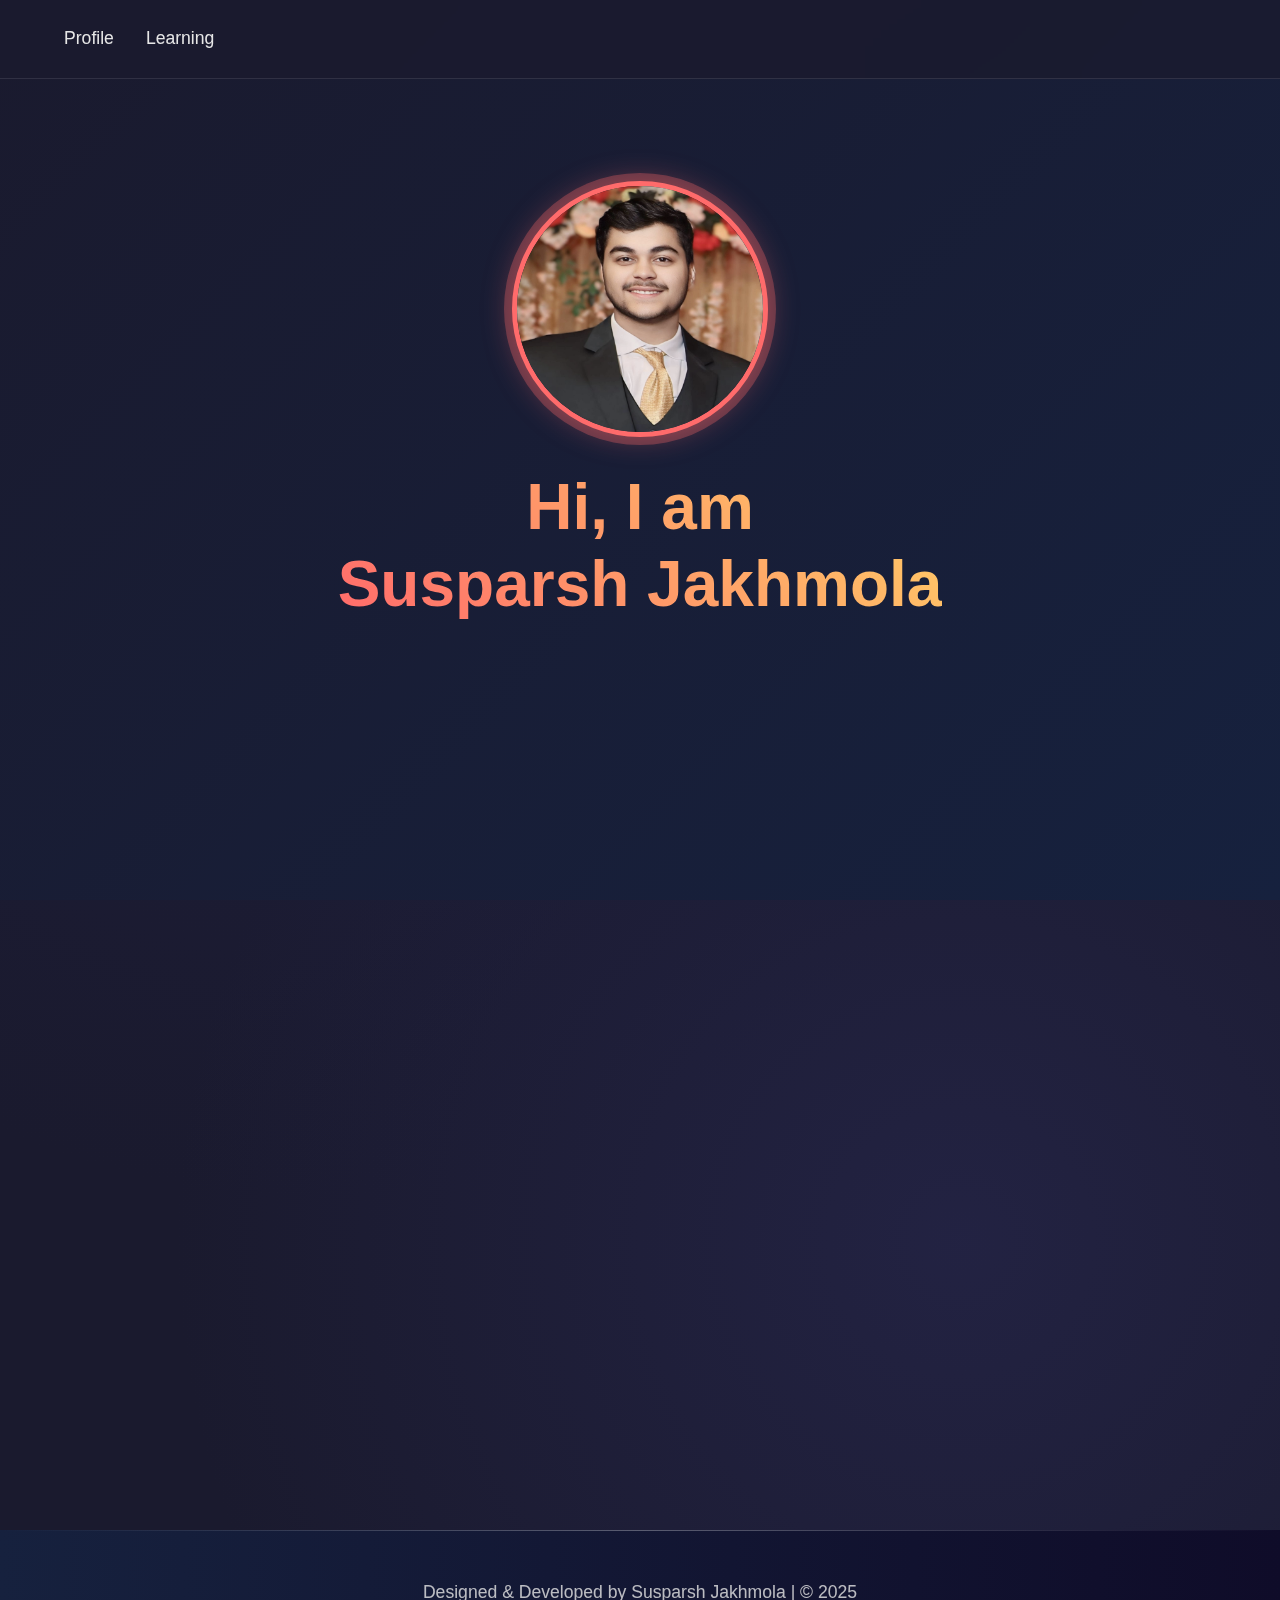
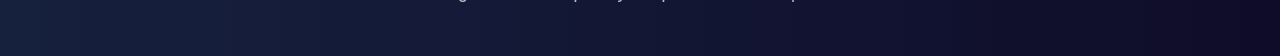
<file: index.html>
<!DOCTYPE html>
<html lang="en">

<head>
  <meta charset="UTF-8">
  <meta name="viewport" content="width=device-width, initial-scale=1.0, user-scalable=no">
  <meta name="description" content="Portfolio of Susparsh Jakhmola.">
  <meta name="author" content="Susparsh Jakhmola">
  <meta name="keywords" content="Portfolio, Web Development, Learning, Movie Reviews, Projects">
  <title>Susparsh Jakhmola | Portfolio</title>
  <link rel="stylesheet" href="style.css">
  <link rel="stylesheet" href="https://cdnjs.cloudflare.com/ajax/libs/font-awesome/6.0.0-beta3/css/all.min.css">
  <style>
    /* Add this to your CSS */
    .clickable-container {
      position: relative;
      cursor: pointer;
      transition: transform 0.3s ease, box-shadow 0.3s ease;
    }
    
    .clickable-container:hover {
      transform: translateY(-5px);
      box-shadow: 0 10px 20px rgba(0,0,0,0.2);
    }
    
    .clickable-container::after {
      content: '';
      position: absolute;
      top: 0;
      left: 0;
      right: 0;
      bottom: 0;
      z-index: 1;
    }
    
    .clickable-container a {
      position: relative;
      z-index: 2;
    }

    /* Mobile Menu Toggle */
    .menu-toggle {
      display: none;
      cursor: pointer;
      font-size: 1.5rem;
      z-index: 1001;
    }

    @media (max-width: 768px) {
      .menu-toggle {
        display: block;
        position: fixed;
        top: 1.5rem;
        right: 1.5rem;
      }
      
      nav ul {
        position: fixed;
        top: 0;
        right: -100%;
        width: 70%;
        height: 100vh;
        background: var(--darker);
        flex-direction: column;
        justify-content: center;
        align-items: center;
        transition: right 0.3s ease;
        padding-top: 4rem;
      }
      
      nav ul.active {
        right: 0;
      }
    }
    /* Add these to your existing styles.css */
@media (max-width: 768px) {
  /* Adjust landing section for mobile */
  .landing {
    padding-top: 80px; /* Reduced top padding */
    padding-bottom: 40px;
    min-height: auto;
  }

  .photo-placeholder {
    width: 150px;
    height: 150px;
    margin-bottom: var(--space-md);
  }

  h1 {
    font-size: 2rem;
    line-height: 1.3;
  }

  .intro-text {
    font-size: 1rem;
    padding: 0 var(--space-sm);
  }

  /* Adjust containers for mobile */
  .container {
    padding: var(--space-lg) var(--space-md);
    margin: var(--space-lg) auto;
  }

  h2 {
    font-size: 1.5rem;
    margin-bottom: var(--space-md);
  }

  /* Footer adjustments */
  footer {
    padding: var(--space-lg) 0;
  }
}

@media (max-width: 480px) {
  /* Further adjustments for very small screens */
  .landing {
    padding-top: 60px;
  }

  .photo-placeholder {
    width: 120px;
    height: 120px;
  }

  h1 {
    font-size: 1.8rem;
  }

  .container {
    padding: var(--space-md) var(--space-sm);
    width: 98%;
  }

  /* Adjust clickable containers for better touch targets */
  .clickable-container {
    padding: var(--space-md);
  }
}

/* Add smooth transitions for all interactive elements */
a, button, .clickable-container {
  transition: all 0.3s ease;
}

/* Ensure text remains readable on small screens */
body {
  -webkit-text-size-adjust: 100%;
}

/* Prevent layout shifts by accounting for scrollbar */
html {
  margin-right: calc(-1 * (100vw - 100%));
}
  </style>
</head>


<body>
  <div class="main-content">

    <!-- Navbar -->
    <nav>
      <div class="menu-toggle">
        <i class="fas fa-bars"></i>
      </div>
      <ul>
        <li><a href="#profile">Profile</a></li>
        <li><a href="#learning">Learning</a></li>
      </ul>
    </nav>

    <!-- Landing Page -->
    <section class="landing">
      <div class="photo-placeholder">
        <img src="Me.jpg" alt="Susparsh Jakhmola Photo">
      </div>
      <h1>Hi, I am <br><span>Susparsh Jakhmola</span></h1>
      <p class="intro-text">An enthusiastic Computer Science student, always eager to explore, learn, and build new things. Passionate about technology and always ready for challenges that help me grow as a developer and as a person. Scroll down to know me better ↓</p>
    </section>

    <!-- Profile Section -->
    <section class="container clickable-container" id="profile" onclick="window.location.href='profile.html'">
      <h2>Want to know more about me?</h2>
      <a href="profile.html" style="text-decoration: none; color: inherit;">
        <p class="highlight">
          Explore my profile to check out my skills, projects, and the journey so far in my learning adventure.
        </p>
      </a>
    </section>
    

    <!-- Learning Section -->
    <section class="container clickable-container" id="learning" onclick="window.location.href='LearnLog.html'">
      <h2>Session Progress Learning Never Stops!</h2>
      <a href="LearnLog.html" style="text-decoration: none; color: inherit;">
        <p class="highlight">
          Every experience, every lecture, and every project has added something valuable to my learning journey. Here's a glimpse of what I've learned and how it's shaped me.
        </p>
      </a>
    </section>

  </div>

  <script src="script.js"></script>

  <!-- Footer -->
  <footer>
    <p>Designed & Developed by Susparsh Jakhmola | © 2025</p>
  </footer>

  <script>
    // Mobile menu toggle functionality
    document.querySelector('.menu-toggle').addEventListener('click', function() {
      document.querySelector('nav ul').classList.toggle('active');
      this.querySelector('i').classList.toggle('fa-times');
    });

    // Close menu when clicking on a link
    document.querySelectorAll('nav a').forEach(link => {
      link.addEventListener('click', function() {
        document.querySelector('nav ul').classList.remove('active');
        document.querySelector('.menu-toggle i').classList.remove('fa-times');
      });
    });

    // Scroll animation for containers
    const containers = document.querySelectorAll('.container');
    
    const observer = new IntersectionObserver((entries) => {
      entries.forEach(entry => {
        if (entry.isIntersecting) {
          entry.target.classList.add('active');
        }
      });
    }, { threshold: 0.1 });

    containers.forEach(container => {
      observer.observe(container);
    });

    // Navbar scroll effect
    window.addEventListener('scroll', function() {
      const nav = document.querySelector('nav');
      nav.classList.toggle('scrolled', window.scrollY > 50);
    });
  </script>
</body>

</html>
</file>
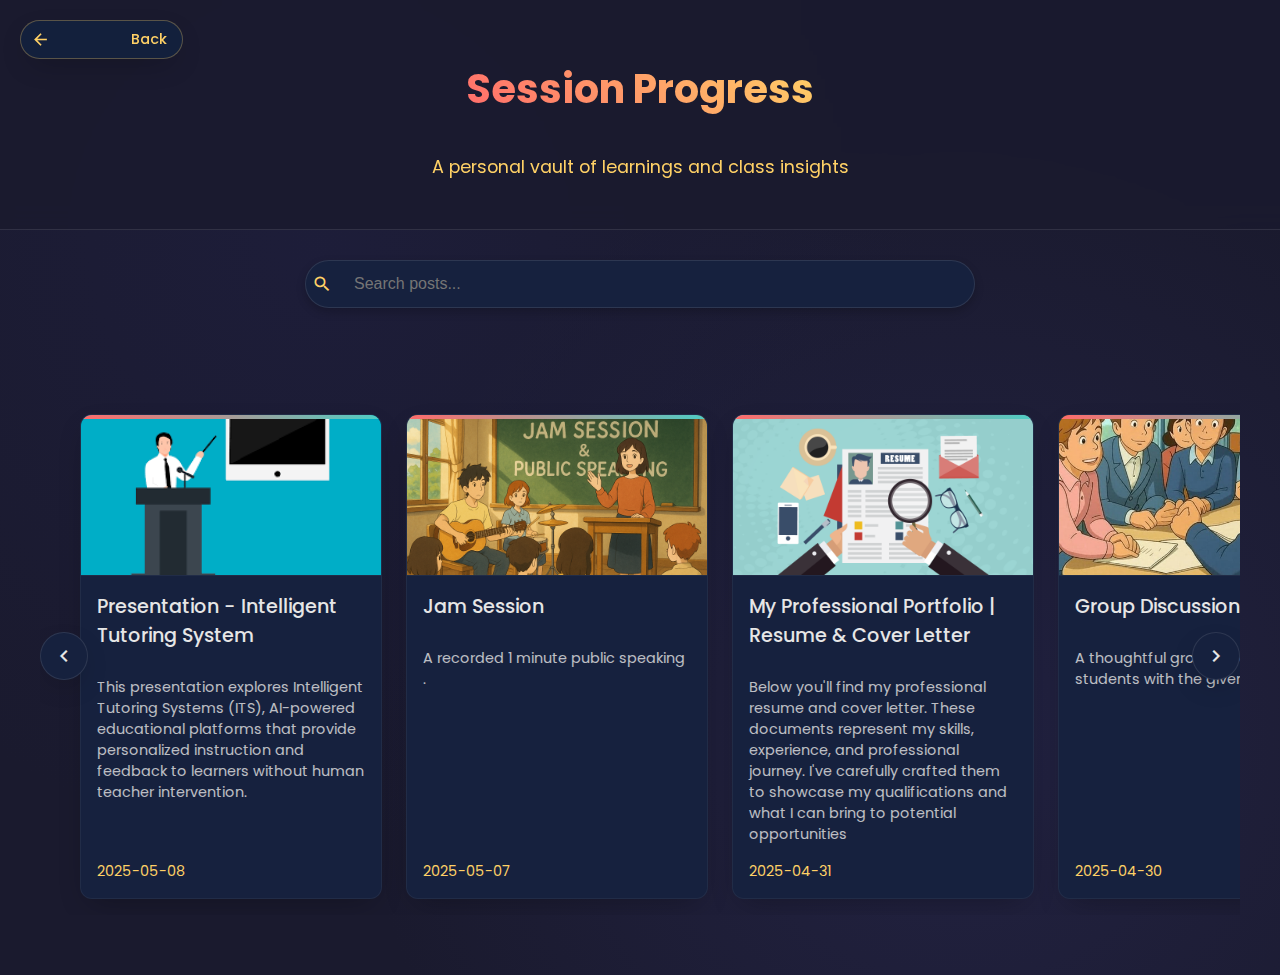
<file: LearnLog.html>
<!DOCTYPE html>
<html lang="en">
<head>
  <meta charset="UTF-8">
  <meta name="viewport" content="width=device-width, initial-scale=1.0">
  <title>Session Progress</title>
  <link href="https://fonts.googleapis.com/css2?family=Poppins:wght@300;400;600&display=swap" rel="stylesheet">
  <link href="https://fonts.googleapis.com/icon?family=Material+Icons" rel="stylesheet">
  <style>
    :root {
      --primary: #ff6b6b;
      --secondary: #4ecdc4;
      --dark: #1a1a2e;
      --darker: #16213e;
      --light: #f8f9fa;
      --accent: #ffd166;
      --text: #e6e6e6;
      --text-dark: #333;
      --transition: all 0.4s cubic-bezier(0.645, 0.045, 0.355, 1);
      --shadow: 0 10px 30px -10px rgba(0, 0, 0, 0.3);
      --border-radius: 12px;
    }

    body {
      margin: 0;
      font-family: 'Poppins', sans-serif;
      background-color: var(--dark);
      background-image: 
        radial-gradient(circle at 25% 25%, rgba(30, 30, 60, 0.8) 0%, transparent 50%),
        radial-gradient(circle at 75% 75%, rgba(40, 40, 80, 0.6) 0%, transparent 50%);
      color: var(--text);
      overflow-x: hidden;
    }

    header {
      text-align: center;
      padding: 2rem 1rem;
      background-color: rgba(26, 26, 46, 0.85);
      border-bottom: 1px solid rgba(255, 255, 255, 0.1);
      backdrop-filter: blur(10px);
    }

    header h1 {
      font-size: 2.5rem;
      font-weight: 700;
      background: linear-gradient(45deg, var(--primary), var(--accent));
      -webkit-background-clip: text;
      background-clip: text;
      color: transparent;
      display: inline-block;
    }

    header p {
      font-size: 1.1rem;
      color: var(--accent);
      margin-top: 0.5rem;
    }

    .search-container {
      margin: 30px auto;
      text-align: center;
      max-width: 720px;
      /* padding: 0 20px;*/
      position: relative;
    }

    .search-container input {
      padding: 14px 20px 14px 48px;
      width: 100%;
      max-width: 600px;
      border-radius: 30px;
      border: 1px solid rgba(255, 255, 255, 0.1);
      background-color: var(--darker);
      color: var(--text);
      font-size: 1rem;
      box-shadow: 0 4px 10px rgba(0,0,0,0.2);
      transition: var(--transition);
    }

    .search-container::before {
      content: "search";
      font-family: 'Material Icons';
      position: absolute;
      left: 32px;
      top: 50%;
      transform: translateY(-50%);
      color: var(--accent);
      font-size: 20px;
    }

    .search-container input:focus {
      outline: none;
      box-shadow: 0 0 10px var(--accent);
      border-color: var(--accent);
    }

    main {
      max-width: 1200px;
      margin: 0 auto;
      padding: 20px;
    }

    .carousel-wrapper {
      position: relative;
      width: 100%;
      margin: 40px auto;
      overflow: hidden;
    }

    .posts-carousel {
      display: flex;
      gap: 24px;
      overflow-x: auto;
      scroll-behavior: smooth;
      padding: 16px 40px;
      scrollbar-width: none;
    }

    .posts-carousel::-webkit-scrollbar {
      display: none;
    }

    .arrow {
      position: absolute;
      top: 50%;
      transform: translateY(-50%);
      background: var(--darker);
      color: var(--text);
      border: 1px solid rgba(255, 255, 255, 0.1);
      width: 48px;
      height: 48px;
      border-radius: 50%;
      cursor: pointer;
      z-index: 2;
      display: flex;
      align-items: center;
      justify-content: center;
      transition: var(--transition);
      box-shadow: var(--shadow);
    }

    .arrow:hover {
      color: var(--primary);
      transform: translateY(-50%) scale(1.1);
      box-shadow: 0 6px 20px rgba(255, 107, 107, 0.4);
    }

    .left-arrow { left: 0; }
    .right-arrow { right: 0; }

    .post-card {
      flex: 0 0 300px;
      background-color: var(--darker);
      border-radius: var(--border-radius);
      overflow: hidden;
      box-shadow: var(--shadow);
      transition: var(--transition);
      border: 1px solid rgba(255, 255, 255, 0.05);
      cursor: pointer;
      display: flex;
      flex-direction: column;
      position: relative;
    }

    .post-card:hover {
      transform: translateY(-5px);
      box-shadow: 0 6px 20px rgba(255, 107, 107, 0.4);
    }

    .post-image {
      height: 160px;
      width: 100%;
      object-fit: cover;
      border-bottom: 1px solid rgba(255, 255, 255, 0.05);
    }

    .post-content {
      padding: 16px;
      display: flex;
      flex-direction: column;
      justify-content: space-between;
      flex-grow: 1;
    }

    .post-title {
      font-size: 1.2rem;
      font-weight: 500;
      margin-bottom: 12px;
      color: var(--text);
    }

    .post-date {
      color: var(--accent);
      font-size: 0.9rem;
      margin-top: auto;
      font-weight: 400;
    }
    .article-excerpt {
            color: var(--text);
            font-size: 0.9rem;
            margin-bottom: 1rem;
            opacity: 0.8;
        }

    .post-card::after {
      content: '';
      position: absolute;
      top: 0;
      left: 0;
      right: 0;
      height: 4px;
      background: linear-gradient(90deg, var(--primary), var(--secondary));
    }

    @media (max-width: 768px) {
      .arrow {
        width: 36px;
        height: 36px;
      }

      header h1 {
        font-size: 2rem;
      }

      header p {
        font-size: 1rem;
      }
    }
     /* Back Button Styles */
     .back-button-container {
            position: fixed;
            top: 20px;
            left: 20px;
            z-index: 1000;
        }
        
        .back-button {
            display: flex;
            align-items: center;
            background: rgba(17, 34, 64, 0.8);
            color: var(--accent);
            border: 1px solid rgba(255, 209, 102, 0.3);
            padding: 8px 15px 8px 10px;
            border-radius: 50px;
            cursor: pointer;
            font-family: 'Poppins', sans-serif;
            font-weight: 500;
            font-size: 0.9rem;
            text-decoration: none;
            transition: var(--transition);
            backdrop-filter: blur(5px);
            box-shadow: var(--shadow);
        }
        
        .back-button:hover {
            background: rgba(255, 209, 102, 0.1);
            border-color: var(--accent);
            transform: translateX(-3px);
        }
        
        .back-button i {
            margin-right: 5px;
            font-size: 1.2rem;
            color: var(--accent);
        }
  </style>
</head>
<body>
          <!-- Back Button  -->
        <div class="back-button-container">
            <a href="index.html" class="back-button">
                <i class="material-icons">arrow_back_ios</i> Back
            </a>
        </div>
  <header>
    <h1>Session Progress</h1>
    <p>A personal vault of learnings and class insights</p>
  </header>

  <div class="search-container">
    <input type="text" id="searchInput" placeholder="Search posts...">
  </div>

  <main>
    <div class="carousel-wrapper">
      <button class="arrow left-arrow" id="leftArrow" aria-label="Scroll left">
        <span class="material-icons">chevron_left</span>
      </button>
      <div class="posts-carousel" id="postsCarousel"></div>
      <button class="arrow right-arrow" id="rightArrow" aria-label="Scroll right">
        <span class="material-icons">chevron_right</span>
      </button>
    </div>
  </main>

  <script>
    const carousel = document.getElementById('postsCarousel');
    const searchInput = document.getElementById('searchInput');
    const leftArrow = document.getElementById('leftArrow');
    const rightArrow = document.getElementById('rightArrow');

    fetch('posts.json')
      .then(res => res.json())
      .then(posts => {
        posts.sort((a, b) => new Date(b.date) - new Date(a.date));
        displayPosts(posts);

        searchInput.addEventListener("input", () => {
          const filter = searchInput.value.toLowerCase();
          const filtered = posts.filter(post => post.name.toLowerCase().includes(filter));
          displayPosts(filtered);
        });
      });


    function displayPosts(postList) {
  carousel.innerHTML = '';
  postList.forEach(post => {
    const card = document.createElement('div');
    card.className = 'post-card';
    card.onclick = () => {
      window.location.href = `post/${post.date.split('-').join('-')}.html`;
    };

    const img = document.createElement('img');
    img.src = post.thumbnail ? `thumbnails/${post.thumbnail}` : 'default-thumb.jpg';
    img.alt = post.name;
    img.className = 'post-image';

    const content = document.createElement('div');
    content.className = 'post-content';

    const title = document.createElement('div');
    title.className = 'post-title';
    title.textContent = post.name;

    const excerpt = document.createElement('p');
    excerpt.className = 'article-excerpt';
    excerpt.textContent = post.excerpt || '';


    const date = document.createElement('div');
    date.className = 'post-date';
    date.textContent = post.date;

    content.appendChild(title);
    content.appendChild(excerpt);
    content.appendChild(date);
    card.appendChild(img);
    card.appendChild(content);
    carousel.appendChild(card);
  });
}

    rightArrow.addEventListener("click", () => {
      carousel.scrollBy({ left: 350, behavior: 'smooth' });
    });

    leftArrow.addEventListener("click", () => {
      carousel.scrollBy({ left: -350, behavior: 'smooth' });
    });
  </script>
</body>
</html>
</file>
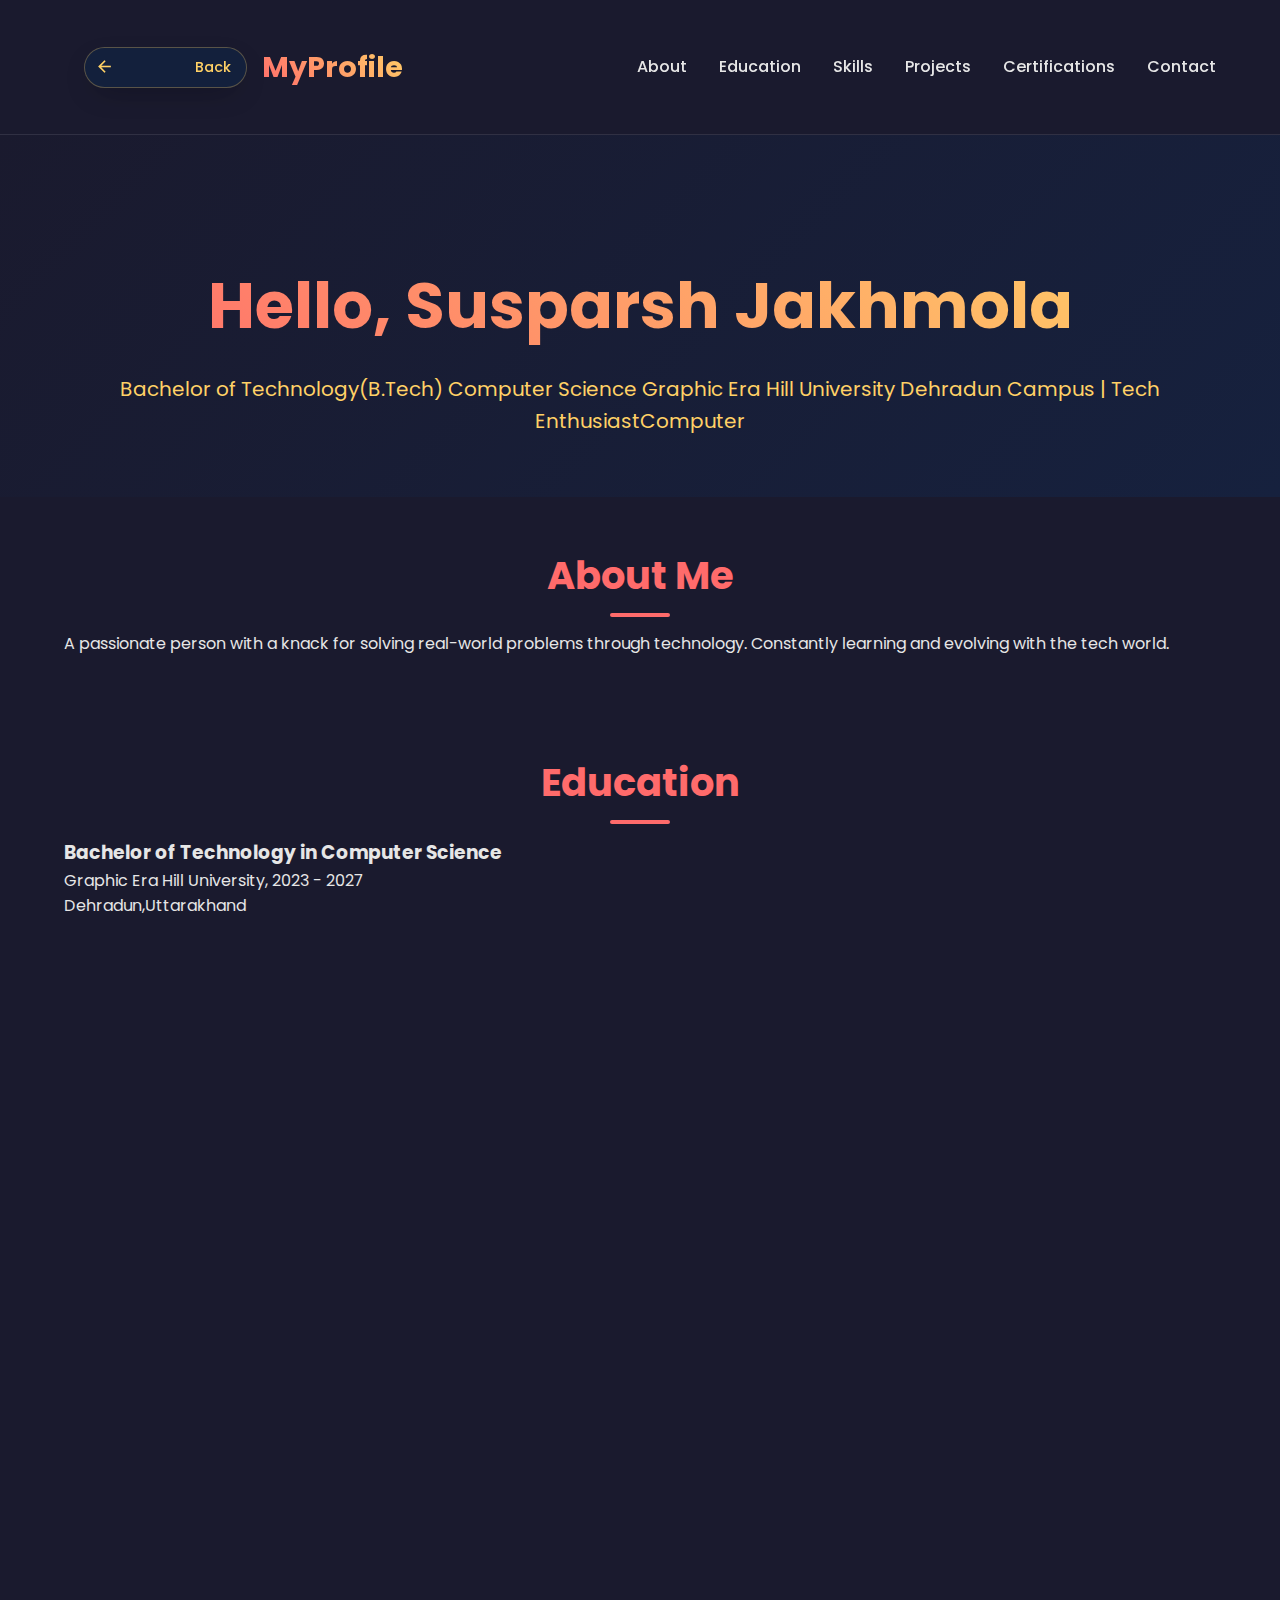
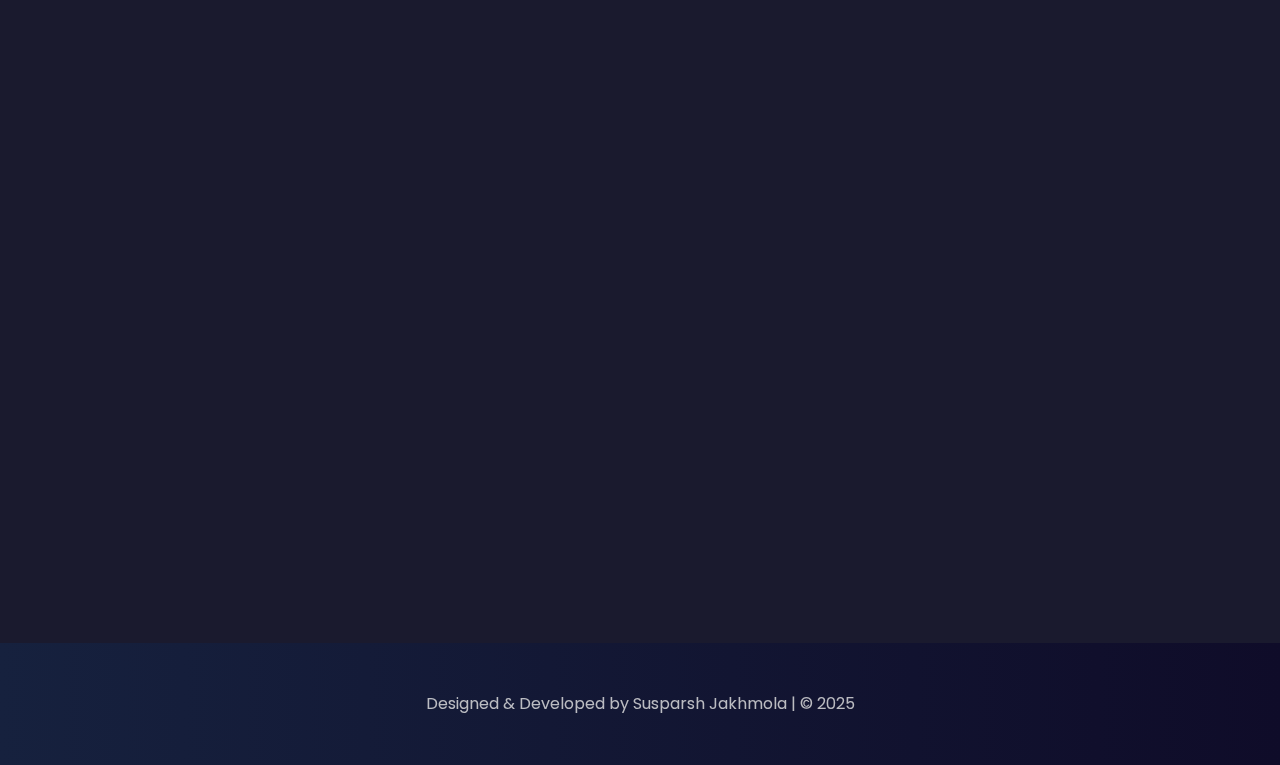
<file: profile.html>
<!DOCTYPE html>
<html lang="en">
<head>
  <meta charset="UTF-8" />
  <meta name="viewport" content="width=device-width, initial-scale=1.0"/>
  <title>Technical Profile</title>
  <link href="https://fonts.googleapis.com/css2?family=Poppins:wght@300;400;600&display=swap" rel="stylesheet">
  <link href="https://fonts.googleapis.com/icon?family=Material+Icons" rel="stylesheet">
  <link rel="stylesheet" href="profile.css" />
  <style>
    /* Add this CSS for the back button */
    .nav-header {
      display: flex;
      align-items: center;
      gap: 15px;
      padding: 20px;
    }
    
    .back-button-container {
      display: flex;
      align-items: center;
    }
    .back-button {
      display: flex;
      align-items: center;
      background: rgba(17, 34, 64, 0.8);
      color: #ffd166;
      border: 1px solid rgba(255, 209, 102, 0.3);
      padding: 8px 15px 8px 10px;
      border-radius: 50px;
      cursor: pointer;
      font-family: 'Poppins', sans-serif;
      font-weight: 500;
      font-size: 0.9rem;
      text-decoration: none;
      transition: all 0.4s cubic-bezier(0.645, 0.045, 0.355, 1);
      backdrop-filter: blur(5px);
      box-shadow: 0 10px 30px -10px rgba(0, 0, 0, 0.3);
    }
    
    .back-button:hover {
      background: rgba(255, 209, 102, 0.1);
      border-color: #ffd166;
      transform: translateX(-3px);
    }
    
    .back-button i {
      margin-right: 5px;
      font-size: 1.2rem;
      color: #ffd166;
    }
  </style>
</head>
<body>

  <!-- Modified navigation header with back button -->
  <nav>
    <div class="nav-header">
      <div class="back-button-container">
        <a href="index.html" class="back-button">
          <i class="material-icons">arrow_back_ios</i> Back
        </a>
      </div>
      <div class="logo">MyProfile</div>
    </div>
    
    <ul>
      <li><a href="#about">About</a></li>
      <li><a href="#education">Education</a></li>
      <li><a href="#skills">Skills</a></li>
      <!-- <li><a href="#experience">Experience</a></li> -->
      <li><a href="#projects">Projects</a></li>
      <li><a href="#certifications">Certifications</a></li>
      <!-- <li><a href="#achievements">Achievements</a></li> -->
      <li><a href="#contact">Contact</a></li>
    </ul>
  </nav>

  <header class="hero">
    <h1>Hello, Susparsh Jakhmola</h1>
    <p>Bachelor of Technology(B.Tech) Computer Science Graphic Era Hill University Dehradun Campus | Tech Enthusiast</p>
  </header>

  <section id="about">
    <h2>About Me</h2>
    <p>A passionate person with a knack for solving real-world problems through technology. Constantly learning and evolving with the tech world.</p>
  </section>

  <section id="education">
    <h2>Education</h2>
    <div class="education-entry">
      <h3>Bachelor of Technology in Computer Science</h3>
      <p>Graphic Era Hill University, 2023 - 2027</p>
      <p>Dehradun,Uttarakhand</p>
    </div>
  </section>

  <section id="skills">
    <h2>Technical Skills</h2>
    <div class="skills-list">
      <span>C</span>
      <span>Java</span>
      <span>C++</span>
      <span>Python</span>
      <span>JavaScript</span>
    </div>
  </section>

  <!-- <section id="experience">
    <h2>Work Experience</h2>
    <div class="job-entry">
      <h3></h3>
      <p></p>
      <ul>
        <li></li>
        <li></li>
      </ul>
    </div>
  </section> -->

  <section id="projects">
    <h2>Projects</h2>
    <div class="project">
      <h3>Automatic Student's Attendance Marking System</h3>
      <p></p>
    </div>
    <div class="project">
      <h3>HyperGuard:Intrusion Detection and Prevention System</h3>
      <p></p>
    </div>
  </div>
  <div class="project">
    <h3>TurboSpell:Dictionary Search Engine</h3>
    <p></p>
  </div>
  </section>

  <section id="certifications">
    <h2>Certifications</h2>
    <ul>
      <li>Introduction to Google cloud Computing Platform(GCP) by NPTEL</li>
      <li>Introduction to Edge Computing by NPTEL</li>
    </ul>
  </section>

  <!-- <section id="achievements">
    <h2>Achievements</h2>
    <ul>
      <li>200+ DSA problems solved on LeetCode</li>
      <li></li>
      <li></li>
    </ul>
  </section> -->

  <section id="contact">
    <h2>Contact Info</h2>
    <p><strong>Email:</strong> susparshj@gmail.com</p>
    <p><strong>Phone:</strong> +91-8755185995</p>
    <p><strong>LinkedIn:</strong> </p>
    <p><strong>GitHub:</strong> </p>
    <p><strong>Location:</strong> Uttarakhand, India</p>
  </section>

  <footer>
    <p>Designed & Developed by Susparsh Jakhmola | © 2025</p>
  </footer>

  <script src="profile.js"></script>
</body>
</html>
</file>
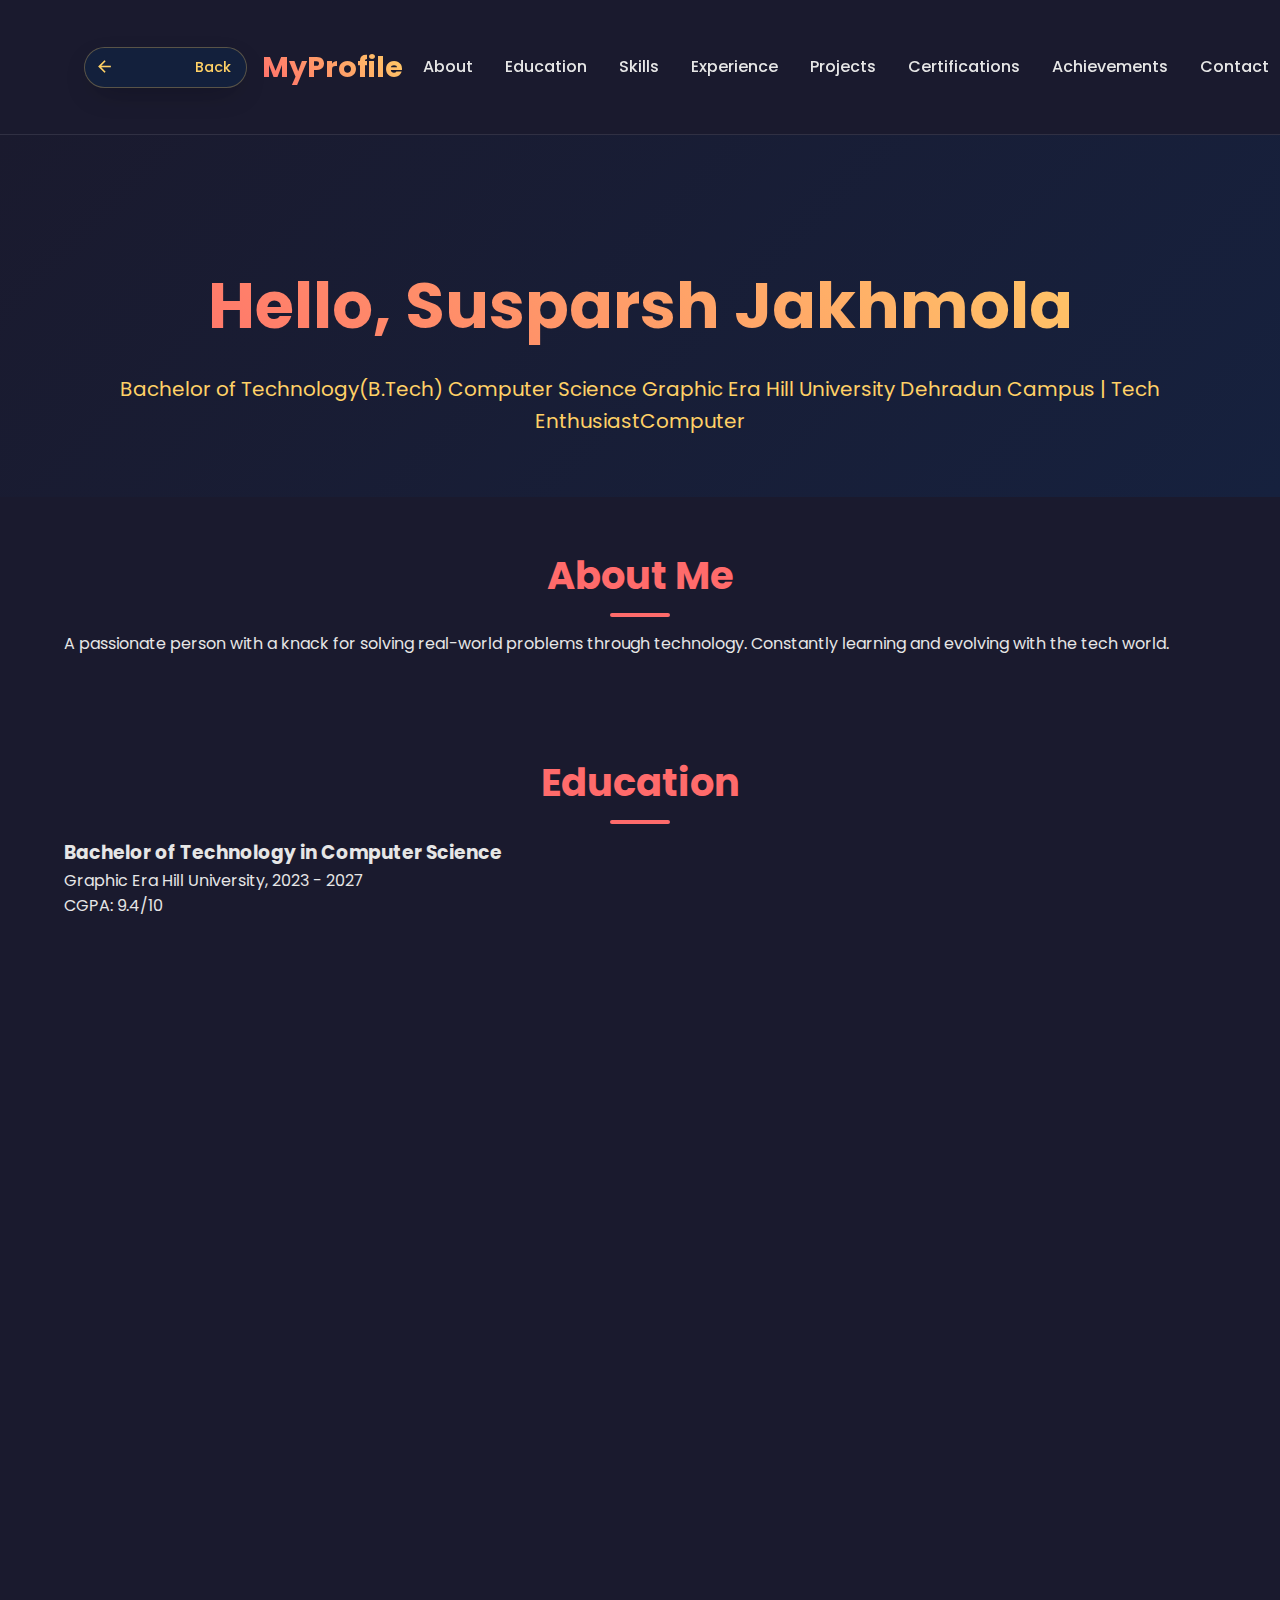
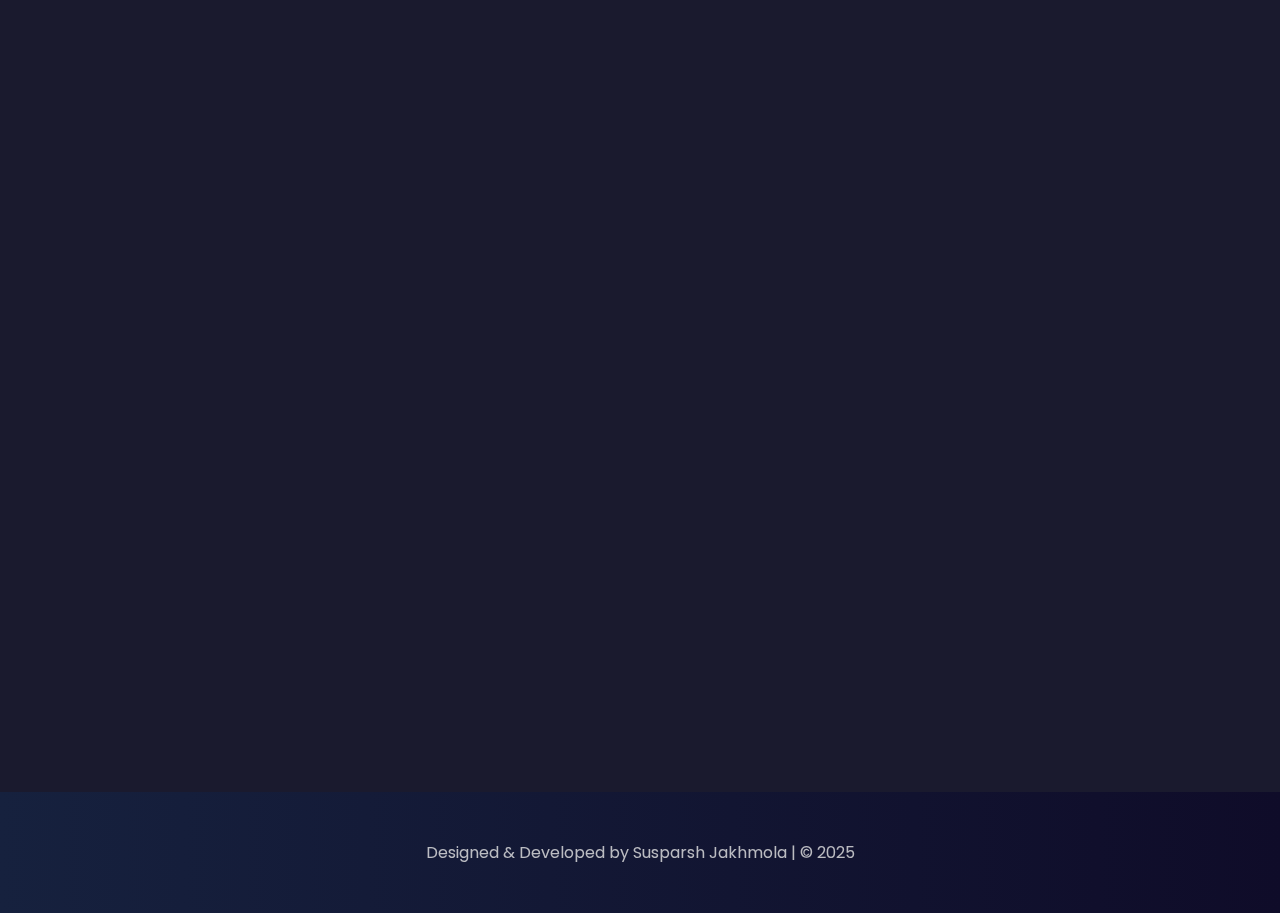
<file: x.html>
<!DOCTYPE html>
<html lang="en">
<head>
  <meta charset="UTF-8" />
  <meta name="viewport" content="width=device-width, initial-scale=1.0"/>
  <title>Technical Profile</title>
  <link href="https://fonts.googleapis.com/css2?family=Poppins:wght@300;400;600&display=swap" rel="stylesheet">
  <link href="https://fonts.googleapis.com/icon?family=Material+Icons" rel="stylesheet">
  <link rel="stylesheet" href="profile.css" />
  <style>
    /* Add this CSS for the back button */
    .nav-header {
      display: flex;
      align-items: center;
      gap: 15px;
      padding: 20px;
    }
    
    .back-button-container {
      display: flex;
      align-items: center;
    }
    
    .back-button {
      display: flex;
      align-items: center;
      background: rgba(17, 34, 64, 0.8);
      color: #ffd166;
      border: 1px solid rgba(255, 209, 102, 0.3);
      padding: 8px 15px 8px 10px;
      border-radius: 50px;
      cursor: pointer;
      font-family: 'Poppins', sans-serif;
      font-weight: 500;
      font-size: 0.9rem;
      text-decoration: none;
      transition: all 0.4s cubic-bezier(0.645, 0.045, 0.355, 1);
      backdrop-filter: blur(5px);
      box-shadow: 0 10px 30px -10px rgba(0, 0, 0, 0.3);
    }
    
    .back-button:hover {
      background: rgba(255, 209, 102, 0.1);
      border-color: #ffd166;
      transform: translateX(-3px);
    }
    
    .back-button i {
      margin-right: 5px;
      font-size: 1.2rem;
      color: #ffd166;
    }
  </style>
</head>
<body>

  <!-- Modified navigation header with back button -->
  <nav>
    <div class="nav-header">
      <div class="back-button-container">
        <a href="index.html" class="back-button">
          <i class="material-icons">arrow_back_ios</i> Back
        </a>
      </div>
      <div class="logo">MyProfile</div>
    </div>
    
    <ul>
      <li><a href="#about">About</a></li>
      <li><a href="#education">Education</a></li>
      <li><a href="#skills">Skills</a></li>
      <li><a href="#experience">Experience</a></li>
      <li><a href="#projects">Projects</a></li>
      <li><a href="#certifications">Certifications</a></li>
      <li><a href="#achievements">Achievements</a></li>
      <li><a href="#contact">Contact</a></li>
    </ul>
  </nav>

  <header class="hero">
    <h1>Hello, Susparsh Jakhmola</h1>
    <p>Bachelor of Technology(B.Tech) Computer Science Graphic Era Hill University Dehradun Campus | Tech Enthusiast</p>
  </header>

  <section id="about">
    <h2>About Me</h2>
    <p>A passionate person with a knack for solving real-world problems through technology. Constantly learning and evolving with the tech world.</p>
  </section>

  <section id="education">
    <h2>Education</h2>
    <div class="education-entry">
      <h3>Bachelor of Technology in Computer Science</h3>
      <p>Graphic Era Hill University, 2023 - 2027</p>
      <p>CGPA: 9.4/10</p>
    </div>
  </section>

  <section id="skills">
    <h2>Technical Skills</h2>
    <div class="skills-list">
      <span>C</span>
      <span>Java</span>
      <span>C++</span>
      <span>HTML & CSS</span>
      <span>JavaScript</span>
    </div>
  </section>

  <!-- <section id="experience">
    <h2>Work Experience</h2>
    <div class="job-entry">
      <h3></h3>
      <p></p>
      <ul>
        <li></li>
        <li></li>
      </ul>
    </div>
  </section> -->

  <section id="projects">
    <h2>Projects</h2>
    <div class="project">
      <h3>Automatic Student's Attendance Marking System</h3>
      <p></p>
    </div>
    <div class="project">
      <h3>Intrusion Detection and Prevention System</h3>
      <p></p>
    </div>
  </section>

  <section id="certifications">
    <h2>Certifications</h2>
    <ul>
      <li>Introduction to Google cloud Computing Platform(GCP) by NPTEL</li>
      <li>Introduction to Edge Computing by NPTEL</li>
    </ul>
  </section>

  <section id="achievements">
    <h2>Achievements</h2>
    <ul>
      <li>200+ DSA problems solved on LeetCode</li>
      <li></li>
      <li></li>
    </ul>
  </section>

  <section id="contact">
    <h2>Contact Info</h2>
    <p><strong>Email:</strong> susparshj@gmail.com</p>
    <p><strong>Phone:</strong> +91-8755185995</p>
    <p><strong>LinkedIn:</strong> </p>
    <p><strong>GitHub:</strong> </p>
    <p><strong>Location:</strong> Uttarakhand, India</p>
  </section>

  <footer>
    <p>Designed & Developed by Susparsh Jakhmola | © 2025</p>
  </footer>

  <script src="profile.js"></script>
</body>
</html>
</file>
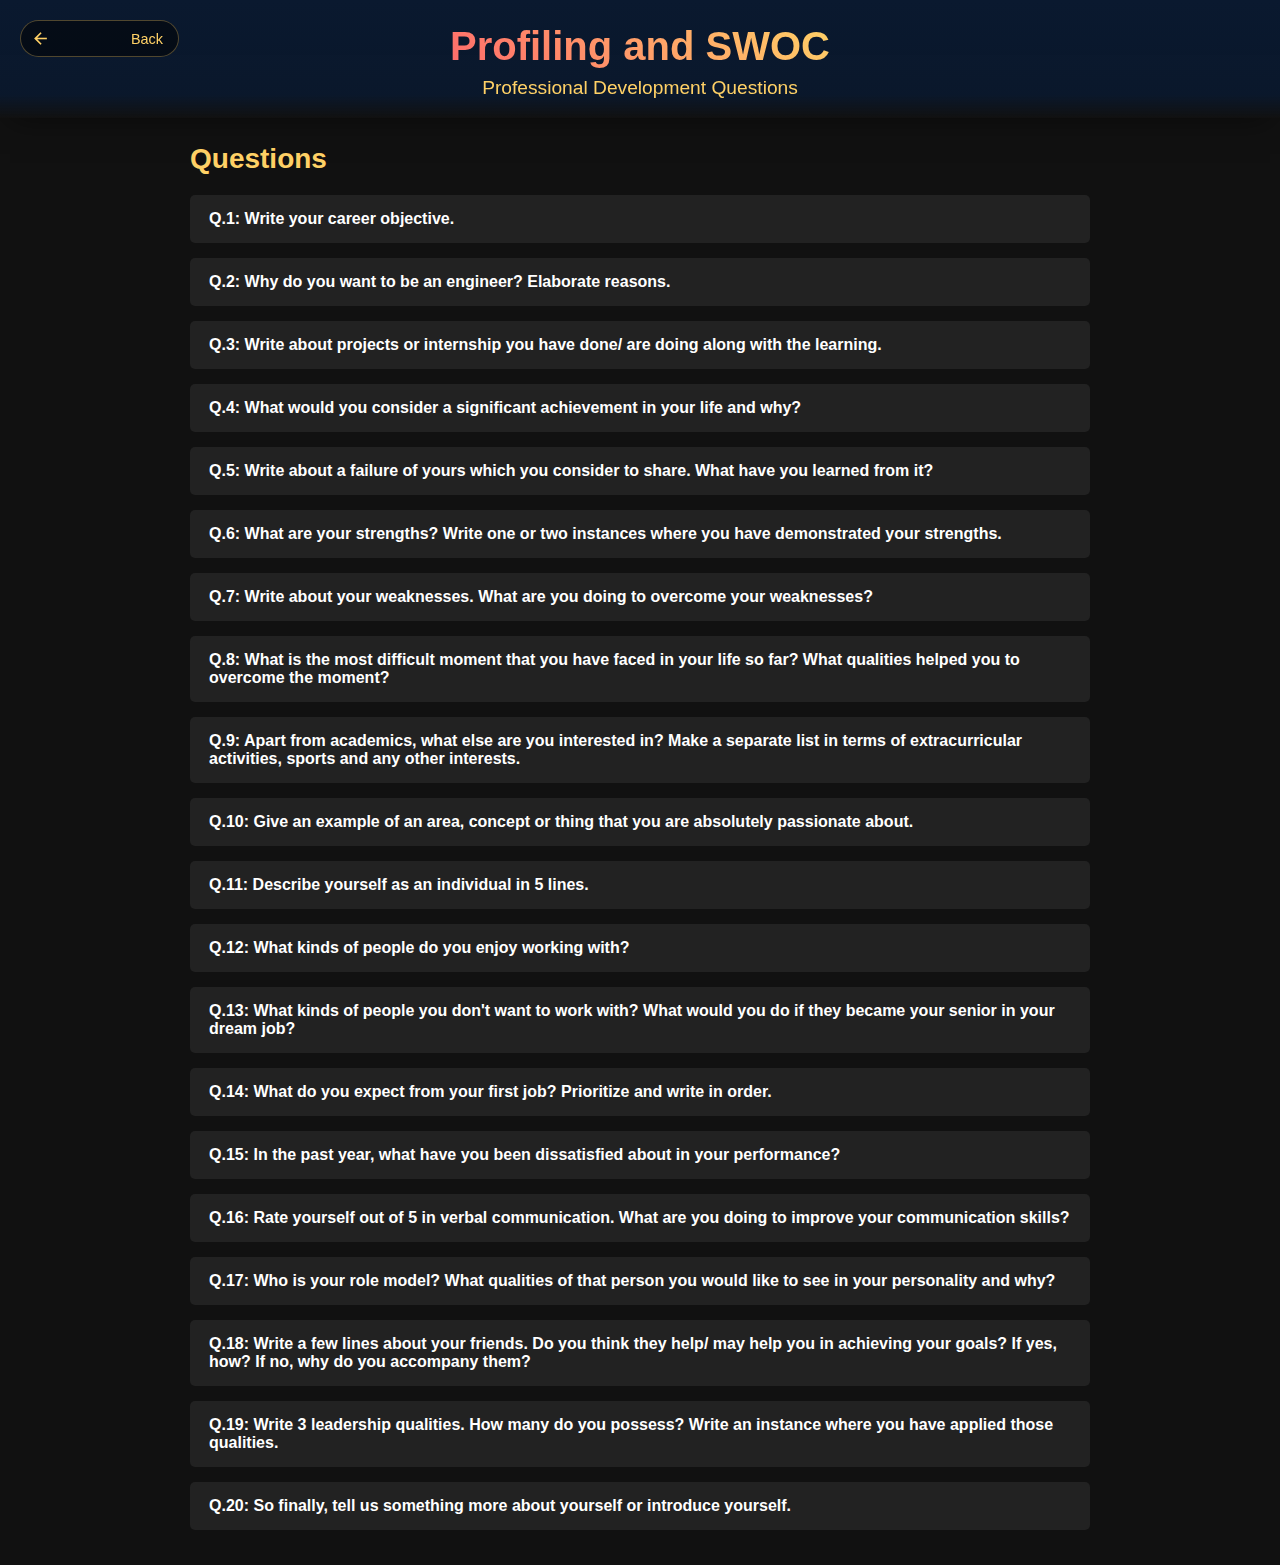
<file: post/2025-02-10.html>
<!DOCTYPE html>
<html lang="en">
<head>
  <meta charset="UTF-8">
  <title>Profiling and SWOC</title>
  <link href="https://fonts.googleapis.com/icon?family=Material+Icons" rel="stylesheet">
  <style>
    body {
      background-color: #111;
      color: white;
      font-family: Arial, sans-serif;
      margin: 0;
      padding: 0;
    }
    .container {
      max-width: 900px;
      margin: 0 auto;
      padding: 20px;
      padding-top: 120px;
    }
    .questions {
      margin-top: 20px;
    }
    .questions h2 {
      font-size: 28px;
      margin-bottom: 20px;
      color: #ffd166;
    }
    .question-item {
      margin-bottom: 15px;
      cursor: pointer;
      padding: 15px;
      background-color: #222;
      border-radius: 5px;
      transition: all 0.3s ease;
      border-left: 4px solid transparent;
    }
    .question-item:hover {
      background-color: #333;
      border-left: 4px solid #ffd166;
    }
    .question-item.active {
      background-color: #444;
      border-left: 4px solid #ffd166;
    }
    .question-text {
      font-weight: bold;
      display: flex;
      justify-content: space-between;
      align-items: center;
    }
    .answer-container {
      max-height: 0;
      overflow: hidden;
      transition: max-height 0.3s ease;
      background-color: #1a1a1a;
      border-radius: 0 0 5px 5px;
    }
    .answer-content {
      padding: 15px;
    }
    .active + .answer-container {
      max-height: 500px;
    }
    .back-button-container {
      position: fixed;
      top: 20px;
      left: 20px;
      z-index: 1000;
    }
    .back-button {
      display: flex;
      align-items: center;
      background: rgba(0, 0, 0, 0.5);
      color: #ffd166;
      border: 1px solid rgba(255, 209, 102, 0.3);
      padding: 8px 15px 8px 10px;
      border-radius: 50px;
      cursor: pointer;
      font-family: Arial, sans-serif;
      font-weight: 500;
      font-size: 0.9rem;
      text-decoration: none;
      transition: all 0.3s ease;
    }
    .back-button:hover {
      background: rgba(255, 209, 102, 0.2);
      border-color: #ffd166;
      transform: translateX(-3px);
    }
    .back-button i {
      margin-right: 5px;
      font-size: 1.2rem;
      color: #ffd166;
    }
    .profile-header {
      position: fixed;
      top: 0;
      left: 0;
      right: 0;
      background: linear-gradient(to bottom, #0a192f 0%, rgba(10, 25, 47, 0.9) 80%, transparent 100%);
      padding: 1.5rem 0 0;
      z-index: 900;
      box-shadow: 0 10px 30px -10px rgba(0, 0, 0, 0.5);
      text-align: center;
    }
    h1 {
      font-size: 2.5rem;
      font-weight: 700;
      background: linear-gradient(45deg, #ff6b6b, #ffd166);
      -webkit-background-clip: text;
      background-clip: text;
      color: transparent;
      display: inline-block;
      margin: 0;
    }
    .subtitle {
      color: #ffd166;
      font-size: 1.2rem;
      font-weight: 300;
      margin-top: 0.5rem;
    }
  </style>
</head>
<body>
  <div class="back-button-container">
    <a href="#" class="back-button" onclick="history.back()">
      <i class="material-icons">arrow_back_ios</i> Back
    </a>
  </div>

  <header class="profile-header">
    <div>
      <h1>Profiling and SWOC</h1>
      <p class="subtitle">Professional Development Questions</p>
    </div>
  </header>
  
  <div class="container">
    <div class="questions">
      <h2>Questions</h2>
      <div id="questionList"></div>
    </div>
  </div>

  <script>
    const questions = [
      "Q.1: Write your career objective.",
      "Q.2: Why do you want to be an engineer? Elaborate reasons.",
      "Q.3: Write about projects or internship you have done/ are doing along with the learning.",
      "Q.4: What would you consider a significant achievement in your life and why?",
      "Q.5: Write about a failure of yours which you consider to share. What have you learned from it?",
      "Q.6: What are your strengths? Write one or two instances where you have demonstrated your strengths.",
      "Q.7: Write about your weaknesses. What are you doing to overcome your weaknesses?",
      "Q.8: What is the most difficult moment that you have faced in your life so far? What qualities helped you to overcome the moment?",
      "Q.9: Apart from academics, what else are you interested in? Make a separate list in terms of extracurricular activities, sports and any other interests.",
      "Q.10: Give an example of an area, concept or thing that you are absolutely passionate about.",
      "Q.11: Describe yourself as an individual in 5 lines.",
      "Q.12: What kinds of people do you enjoy working with?",
      "Q.13: What kinds of people you don't want to work with? What would you do if they became your senior in your dream job?",
      "Q.14: What do you expect from your first job? Prioritize and write in order.",
      "Q.15: In the past year, what have you been dissatisfied about in your performance?",
      "Q.16: Rate yourself out of 5 in verbal communication. What are you doing to improve your communication skills?",
      "Q.17: Who is your role model? What qualities of that person you would like to see in your personality and why?",
      "Q.18: Write a few lines about your friends. Do you think they help/ may help you in achieving your goals? If yes, how? If no, why do you accompany them?",
      "Q.19: Write 3 leadership qualities. How many do you possess? Write an instance where you have applied those qualities.",
      "Q.20: So finally, tell us something more about yourself or introduce yourself."
    ];

    const answers = [
      "To secure a challenging position in a reputable organization where I can utilize my skills and knowledge to contribute to the company's success while having opportunities for professional growth.",
      "I want to be an engineer because I enjoy solving complex problems and creating innovative solutions. Engineering provides the perfect platform to apply my analytical skills and creativity to develop technologies that can improve people's lives.",
      "I completed a summer internship at XYZ Technologies where I worked on developing a mobile app. I learned about agile development methodologies, UI/UX design principles, and how to collaborate effectively in a team environment.",
      "Winning the regional science fair in high school was a significant achievement because it validated my problem-solving skills and gave me confidence in my technical abilities. It also taught me the value of perseverance.",
      "I once failed to meet a project deadline because I underestimated the time required. From this, I learned better time management skills and the importance of breaking large tasks into smaller milestones.",
      "My strengths include problem-solving, attention to detail, and teamwork. For example, during a group project, I identified a critical flaw in our design early on, which saved us significant rework later.",
      "I sometimes struggle with public speaking. To overcome this, I've joined a Toastmasters club and practice presentations regularly to build my confidence.",
      "The most difficult moment was when I had to balance academics while caring for a sick family member. My resilience, time management skills, and support system helped me through this challenging period.",
      "Extracurricular: Debate club, Chess team\nSports: Badminton, Swimming\nOther interests: Photography, Reading science fiction",
      "I'm absolutely passionate about renewable energy technologies. The potential to create sustainable solutions for our energy needs fascinates me and drives my academic focus.",
      "1. I'm a curious and persistent learner.\n2. I value integrity and honesty.\n3. I enjoy collaborative work environments.\n4. I'm adaptable to new situations.\n5. I strive for excellence in everything I do.",
      "I enjoy working with open-minded people who are passionate about their work, willing to share knowledge, and value constructive feedback.",
      "I prefer not to work with people who are inflexible or resistant to new ideas. If such a person became my senior, I would focus on understanding their perspective while professionally presenting alternative solutions when appropriate.",
      "1. Learning opportunities\n2. Good work culture\n3. Competitive compensation\n4. Career growth prospects\n5. Work-life balance",
      "I've been dissatisfied with my tendency to procrastinate on less interesting tasks. I'm working on improving my discipline through better scheduling and task prioritization.",
      "I'd rate myself 3.5/5. To improve, I'm practicing speaking clearly and concisely, expanding my vocabulary, and actively participating in discussions.",
      "My role model is Marie Curie. I admire her perseverance, intellectual curiosity, and dedication to science despite numerous challenges. I strive to emulate these qualities in my own life.",
      "My friends are supportive and intellectually stimulating. They help me achieve my goals by providing honest feedback, sharing knowledge, and encouraging me during challenging times.",
      "1. Vision - ability to set clear goals\n2. Empathy - understanding team members' perspectives\n3. Decisiveness - making timely decisions\n\nI possess empathy and decisiveness. I demonstrated these during a college event where I helped resolve team conflict and made critical decisions under pressure.",
      "I am a self-motivated and adaptable learner with a keen interest in technology. I believe in continuous growth, enjoy team collaboration, and always strive to turn challenges into opportunities."
    ];

    const questionList = document.getElementById('questionList');

    questions.forEach((q, index) => {
      const questionDiv = document.createElement('div');
      questionDiv.className = 'question-item';
      questionDiv.innerHTML = `<div class="question-text">${q}</div>`;

      const answerDiv = document.createElement('div');
      answerDiv.className = 'answer-container';
      answerDiv.innerHTML = `<div class="answer-content">${answers[index]}</div>`;

      questionDiv.addEventListener('click', () => {
        questionDiv.classList.toggle('active');
      });

      questionList.appendChild(questionDiv);
      questionList.appendChild(answerDiv);
    });
  </script>
</body>
</html>
</file>
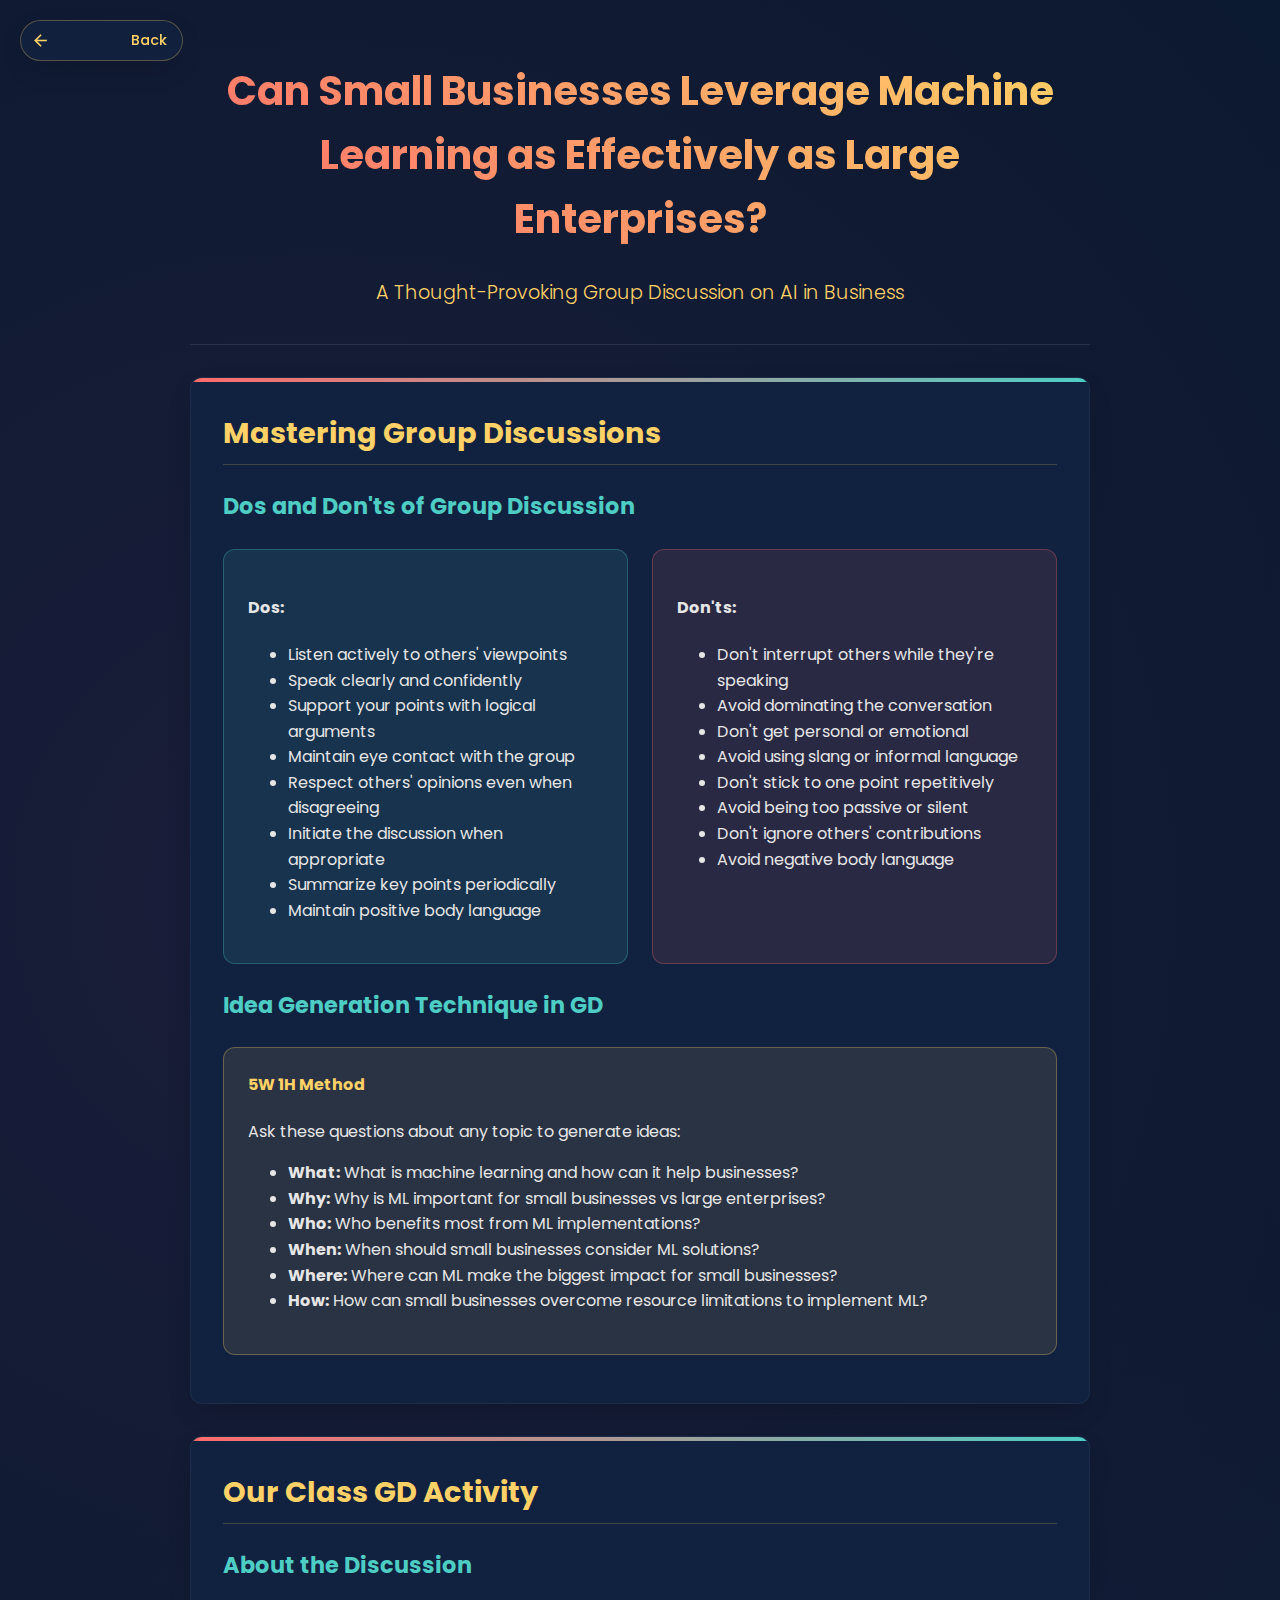
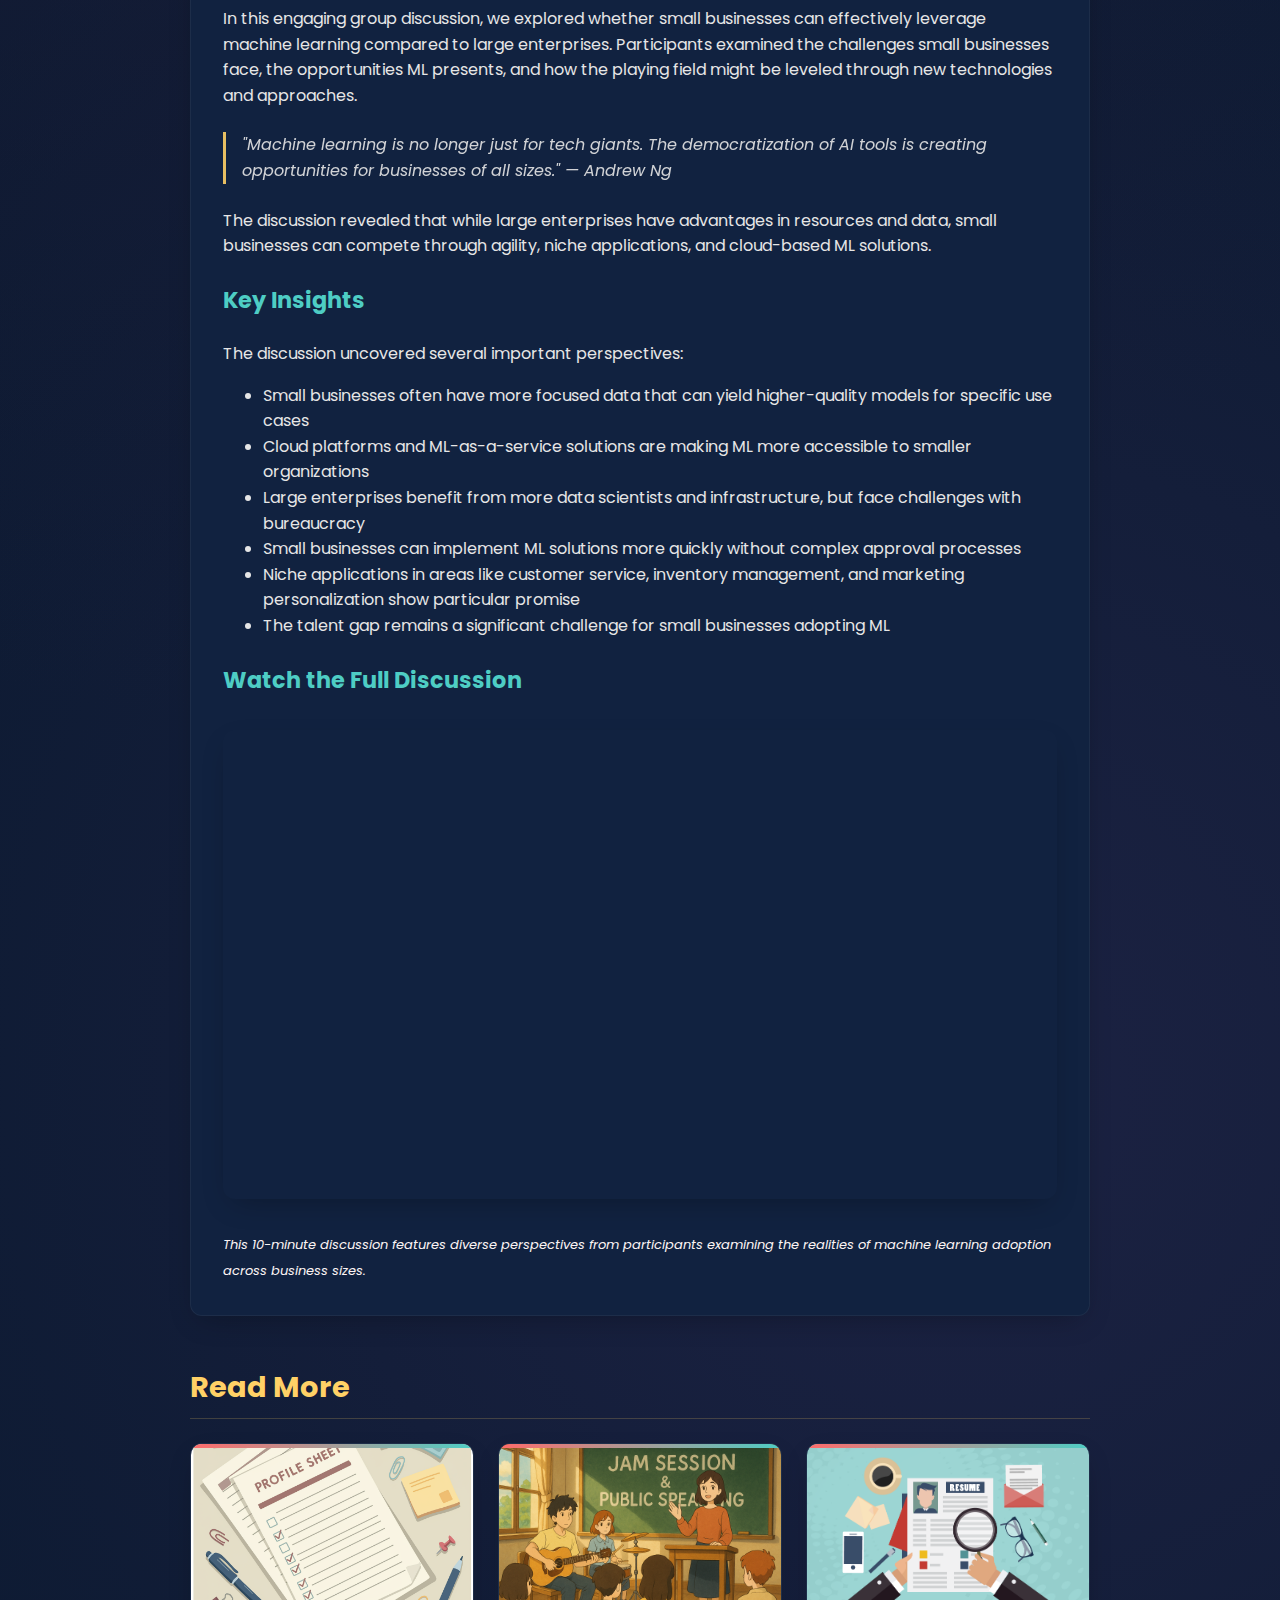
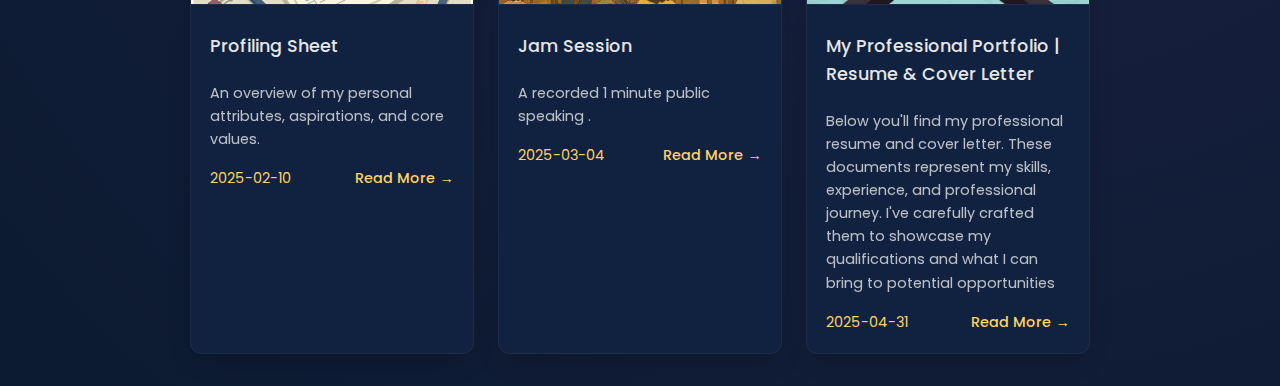
<file: post/2025-04-30.html>
<!-- Group Discussion -->
<!DOCTYPE html>
<html lang="en">
<head>
    <meta charset="UTF-8">
    <meta name="viewport" content="width=device-width, initial-scale=1.0">
    <title>Group Discussion: Can Small Businesses Leverage Machine Learning as Effectively as Large Enterprises? | [Your Website]</title>
    <link href="https://fonts.googleapis.com/css2?family=Poppins:wght@300;400;500;600;700&display=swap" rel="stylesheet">
    <link href="https://fonts.googleapis.com/icon?family=Material+Icons" rel="stylesheet">
    <style>
        :root {
            --primary: #ff6b6b;
            --secondary: #4ecdc4;
            --dark: #1a1a2e;
            --darker: #16213e;
            --light: #f8f9fa;
            --accent: #ffd166;
            --text: #e6e6e6;
            --text-dark: #333;
            --transition: all 0.4s cubic-bezier(0.645, 0.045, 0.355, 1);
            --shadow: 0 10px 30px -10px rgba(0, 0, 0, 0.3);
            --border-radius: 12px;
            --background: #0a192f;
            --review-darker: #112240;
        }
        
        body {
            font-family: 'Poppins', sans-serif;
            line-height: 1.6;
            color: var(--text);
            background-color: var(--background);
            margin: 0;
            padding: 0;
            background-image: 
                radial-gradient(circle at 25% 25%, rgba(30, 30, 60, 0.8) 0%, transparent 50%),
                radial-gradient(circle at 75% 75%, rgba(40, 40, 80, 0.6) 0%, transparent 50%);
        }
        
        .container {
            max-width: 900px;
            margin: 0 auto;
            padding: 2rem;
        }
        /* Back Button Styles */
        .back-button-container {
            position: fixed;
            top: 20px;
            left: 20px;
            z-index: 1000;
        }
        
        .back-button {
            display: flex;
            align-items: center;
            background: rgba(17, 34, 64, 0.8);
            color: var(--accent);
            border: 1px solid rgba(255, 209, 102, 0.3);
            padding: 8px 15px 8px 10px;
            border-radius: 50px;
            cursor: pointer;
            font-family: 'Poppins', sans-serif;
            font-weight: 500;
            font-size: 0.9rem;
            text-decoration: none;
            transition: var(--transition);
            backdrop-filter: blur(5px);
            box-shadow: var(--shadow);
        }
        
        .back-button:hover {
            background: rgba(255, 209, 102, 0.1);
            border-color: var(--accent);
            transform: translateX(-3px);
        }
        
        .back-button i {
            margin-right: 5px;
            font-size: 1.2rem;
            color: var(--accent);
        }
        
        header {
            text-align: center;
            margin-bottom: 2rem;
            padding-bottom: 1rem;
            border-bottom: 1px solid rgba(255, 255, 255, 0.1);
        }
        
        h1 {
            font-size: 2.5rem;
            font-weight: 700;
            background: linear-gradient(45deg, var(--primary), var(--accent));
            -webkit-background-clip: text;
            background-clip: text;
            color: transparent;
            display: inline-block;
            margin-bottom: 0.5rem;
        }
        
        .subtitle {
            color: var(--accent);
            font-size: 1.2rem;
            font-weight: 300;
        }
        
        .movie-poster {
            width: 100%;
            max-width: 300px;
            display: block;
            margin: 1.5rem auto;
            border-radius: var(--border-radius);
            box-shadow: var(--shadow);
            border: 1px solid rgba(255, 255, 255, 0.1);
        }
        
        .review-section {
            background-color: var(--review-darker);
            padding: 2rem;
            border-radius: var(--border-radius);
            margin-bottom: 2rem;
            box-shadow: var(--shadow);
            border: 1px solid rgba(255, 255, 255, 0.05);
            position: relative;
            overflow: hidden;
        }
        
        .review-section::after {
            content: '';
            position: absolute;
            top: 0;
            left: 0;
            right: 0;
            height: 4px;
            background: linear-gradient(90deg, var(--primary), var(--secondary));
        }
        
        h2 {
            color: var(--accent);
            margin-top: 0;
            font-size: 1.8rem;
            border-bottom: 1px solid rgba(255, 209, 102, 0.2);
            padding-bottom: 0.5rem;
        }
        
        h3 {
            color: var(--secondary);
            font-size: 1.4rem;
            margin-top: 1.5rem;
        }
        p1 {
            font-size: 13px;
            font-style: italic;
            color: rgb(252, 244, 244);
        }
        
        .video-container {
            position: relative;
            padding-bottom: 56.25%;
            height: 0;
            overflow: hidden;
            margin: 2rem 0;
            border-radius: var(--border-radius);
            box-shadow: var(--shadow);
        }
        
        .video-container iframe {
            position: absolute;
            top: 0;
            left: 0;
            width: 100%;
            height: 100%;
            border: none;
        }
        
        .read-more {
            margin-top: 3rem;
        }
        
        .related-articles {
            display: grid;
            grid-template-columns: repeat(auto-fill, minmax(280px, 1fr));
            gap: 1.5rem;
            margin-top: 1.5rem;
        }
        
        .article-card {
            background-color: var(--review-darker);
            border-radius: var(--border-radius);
            overflow: hidden;
            transition: var(--transition);
            box-shadow: var(--shadow);
            border: 1px solid rgba(255, 255, 255, 0.05);
            cursor: pointer;
            position: relative;
        }
        
        .article-card:hover {
            transform: translateY(-5px);
            box-shadow: 0 6px 20px rgba(255, 107, 107, 0.4);
        }
        
        .article-card::after {
            content: '';
            position: absolute;
            top: 0;
            left: 0;
            right: 0;
            height: 4px;
            background: linear-gradient(90deg, var(--primary), var(--secondary));
        }
        
        .article-img {
            width: 100%;
            height: 160px;
            object-fit: cover;
            border-bottom: 1px solid rgba(255, 255, 255, 0.05);
        }
        
        .article-content {
            padding: 1.2rem;
            display: flex;
            flex-direction: column;
            justify-content: space-between;
            flex-grow: 1;
        }
        
        .article-title {
            color: var(--text);
            margin: 0 0 0.5rem 0;
            font-size: 1.1rem;
            font-weight: 500;
        }
        
        .article-excerpt {
            color: var(--text);
            font-size: 0.9rem;
            margin-bottom: 1rem;
            opacity: 0.8;
        }
        
        .read-btn {
            display: inline-block;
            color: var(--accent);
            text-decoration: none;
            font-size: 0.9rem;
            transition: var(--transition);
            font-weight: 500;
        }
        
        .read-btn:hover {
            color: var(--primary);
        }
        
        blockquote {
            font-style: italic;
            color: var(--text);
            border-left: 3px solid var(--accent);
            padding-left: 1rem;
            margin: 1.5rem 0;
            opacity: 0.9;
        }
        
        .dos-donts {
            display: grid;
            grid-template-columns: 1fr 1fr;
            gap: 1.5rem;
            margin-top: 1.5rem;
        }
        
        .dos, .donts {
            padding: 1.5rem;
            border-radius: var(--border-radius);
        }
        
        .dos {
            background-color: rgba(78, 205, 196, 0.1);
            border: 1px solid rgba(78, 205, 196, 0.3);
        }
        
        .donts {
            background-color: rgba(255, 107, 107, 0.1);
            border: 1px solid rgba(255, 107, 107, 0.3);
        }
        
        .technique-card {
            background-color: rgba(255, 209, 102, 0.1);
            border: 1px solid rgba(255, 209, 102, 0.3);
            border-radius: var(--border-radius);
            padding: 1.5rem;
            margin: 1rem 0;
        }
        
        .technique-title {
            color: var(--accent);
            margin-top: 0;
        }
        
        @media (max-width: 768px) {
            .container {
                padding: 1rem;
            }
            
            h1 {
                font-size: 2rem;
            }
            
            .review-section {
                padding: 1.5rem;
            }
            
            .related-articles {
                grid-template-columns: 1fr;
            }
            
            .dos-donts {
                grid-template-columns: 1fr;
            }
        }
        
        .video-summary {
            background-color: rgba(30, 30, 60, 0.5);
            border-left: 4px solid var(--accent);
            padding: 1.5rem;
            margin: 1.5rem 0;
        }
        
        .video-summary h4 {
            color: var(--accent);
            margin-top: 0;
        }
        
        .video-summary ul {
            margin-bottom: 0;
        }
    </style>
</head>
<body>
        <!-- Back Button  -->
        <div class="back-button-container">
            <a href="../LearnLog.html" class="back-button">
                <i class="material-icons">arrow_back_ios</i> Back
            </a>
        </div>
    <div class="container">
        <header>
            <h1>Can Small Businesses Leverage Machine Learning as Effectively as Large Enterprises?</h1>
            <p class="subtitle">A Thought-Provoking Group Discussion on AI in Business</p>
        </header>

        <div class="review-section">
            <h2>Mastering Group Discussions</h2>
            
            <h3>Dos and Don'ts of Group Discussion</h3>
            <div class="dos-donts">
                <div class="dos">
                    <h4>Dos:</h4>
                    <ul>
                        <li>Listen actively to others' viewpoints</li>
                        <li>Speak clearly and confidently</li>
                        <li>Support your points with logical arguments</li>
                        <li>Maintain eye contact with the group</li>
                        <li>Respect others' opinions even when disagreeing</li>
                        <li>Initiate the discussion when appropriate</li>
                        <li>Summarize key points periodically</li>
                        <li>Maintain positive body language</li>
                    </ul>
                </div>
                <div class="donts">
                    <h4>Don'ts:</h4>
                    <ul>
                        <li>Don't interrupt others while they're speaking</li>
                        <li>Avoid dominating the conversation</li>
                        <li>Don't get personal or emotional</li>
                        <li>Avoid using slang or informal language</li>
                        <li>Don't stick to one point repetitively</li>
                        <li>Avoid being too passive or silent</li>
                        <li>Don't ignore others' contributions</li>
                        <li>Avoid negative body language</li>
                    </ul>
                </div>
            </div>
            
            <h3>Idea Generation Technique in GD</h3>
            
            <div class="technique-card">
                <h4 class="technique-title">5W 1H Method</h4>
                <p>Ask these questions about any topic to generate ideas:</p>
                <ul>
                    <li><strong>What:</strong> What is machine learning and how can it help businesses?</li>
                    <li><strong>Why:</strong> Why is ML important for small businesses vs large enterprises?</li>
                    <li><strong>Who:</strong> Who benefits most from ML implementations?</li>
                    <li><strong>When:</strong> When should small businesses consider ML solutions?</li>
                    <li><strong>Where:</strong> Where can ML make the biggest impact for small businesses?</li>
                    <li><strong>How:</strong> How can small businesses overcome resource limitations to implement ML?</li>
                </ul>
            </div>
        </div>
        <div class="review-section">
            <h2>Our Class GD Activity</h2>
            <h3>About the Discussion</h3>
            <p>In this engaging group discussion, we explored whether small businesses can effectively leverage machine learning compared to large enterprises. Participants examined the challenges small businesses face, the opportunities ML presents, and how the playing field might be leveled through new technologies and approaches.</p>
            
            <blockquote>
                "Machine learning is no longer just for tech giants. The democratization of AI tools is creating opportunities for businesses of all sizes." — Andrew Ng
            </blockquote>
            
            <p>The discussion revealed that while large enterprises have advantages in resources and data, small businesses can compete through agility, niche applications, and cloud-based ML solutions.</p>

            <h3>Key Insights</h3>
            <p>The discussion uncovered several important perspectives:</p>
            <ul>
                <li>Small businesses often have more focused data that can yield higher-quality models for specific use cases</li>
                <li>Cloud platforms and ML-as-a-service solutions are making ML more accessible to smaller organizations</li>
                <li>Large enterprises benefit from more data scientists and infrastructure, but face challenges with bureaucracy</li>
                <li>Small businesses can implement ML solutions more quickly without complex approval processes</li>
                <li>Niche applications in areas like customer service, inventory management, and marketing personalization show particular promise</li>
                <li>The talent gap remains a significant challenge for small businesses adopting ML</li>
            </ul>

            <h3>Watch the Full Discussion</h3>
            <div class="video-container">
                <!-- Replace with your actual YouTube embed code -->
                <iframe src="https://www.youtube.com/embed/EWer-FznqmE?si=j-WAfgLvH1iAeDkS" frameborder="0" allow="accelerometer; autoplay; clipboard-write; encrypted-media; gyroscope; picture-in-picture" allowfullscreen></iframe>
            </div>
            <p1>This 10-minute discussion features diverse perspectives from participants examining the realities of machine learning adoption across business sizes.</p1>
            
        </div>
        <div class="read-more">
            <h2 style="color: var(--accent); border-bottom: 1px solid rgba(255, 209, 102, 0.2); padding-bottom: 0.5rem;">Read More</h2>
            <div class="related-articles" id="relatedArticles">
                <!-- Articles will be loaded here by JavaScript -->
            </div>
        </div>
    </div>
    <script>
        // Sample post data (in a real scenario, this would come from post.json)
        const posts = [
            {
                id: 1,
                title: "Profiling Sheet",
                excerpt: "An overview of my personal attributes, aspirations, and core values.",
                image: "../thumbnails/profile.png",
                url: "2025-02-10.html",
                date: "2025-02-10"
            },
            {
                id: 2,
                title: "Jam Session",
                excerpt: "A recorded 1 minute public speaking .",
                image: "../thumbnails/Jam.png",
                url: "2025-05-07.html",
                date: "2025-03-04"
            },
            {
                id:3,
                title: "My Professional Portfolio | Resume & Cover Letter",
                excerpt: "Below you'll find my professional resume and cover letter. These documents represent my skills, experience, and professional journey. I've carefully crafted them to showcase my qualifications and what I can bring to potential opportunities",
                image: "../thumbnails/resume.png",
                url: "2025-04-31.html",
                date: "2025-04-31"
            }
        ];

        // Function to load related articles
        function loadRelatedArticles() {
            const container = document.getElementById('relatedArticles');
            
            posts.forEach(post => {
                const articleHTML = `
                    <div class="article-card" onclick="window.location.href='${post.url}'">
                        <img src="${post.image}" alt="${post.title}" class="article-img">
                        <div class="article-content">
                            <h3 class="article-title">${post.title}</h3>
                            <p class="article-excerpt">${post.excerpt}</p>
                            <div style="display: flex; justify-content: space-between; align-items: center;">
                                <span class="post-date" style="color: var(--accent); font-size: 0.9rem;">${post.date}</span>
                                <a href="${post.url}" class="read-btn">Read More →</a>
                            </div>
                        </div>
                    </div>
                `;
                
                container.insertAdjacentHTML('beforeend', articleHTML);
            });
        }

        // Load articles when page loads
        window.addEventListener('DOMContentLoaded', loadRelatedArticles);
    </script>
</body>
</html>
</file>
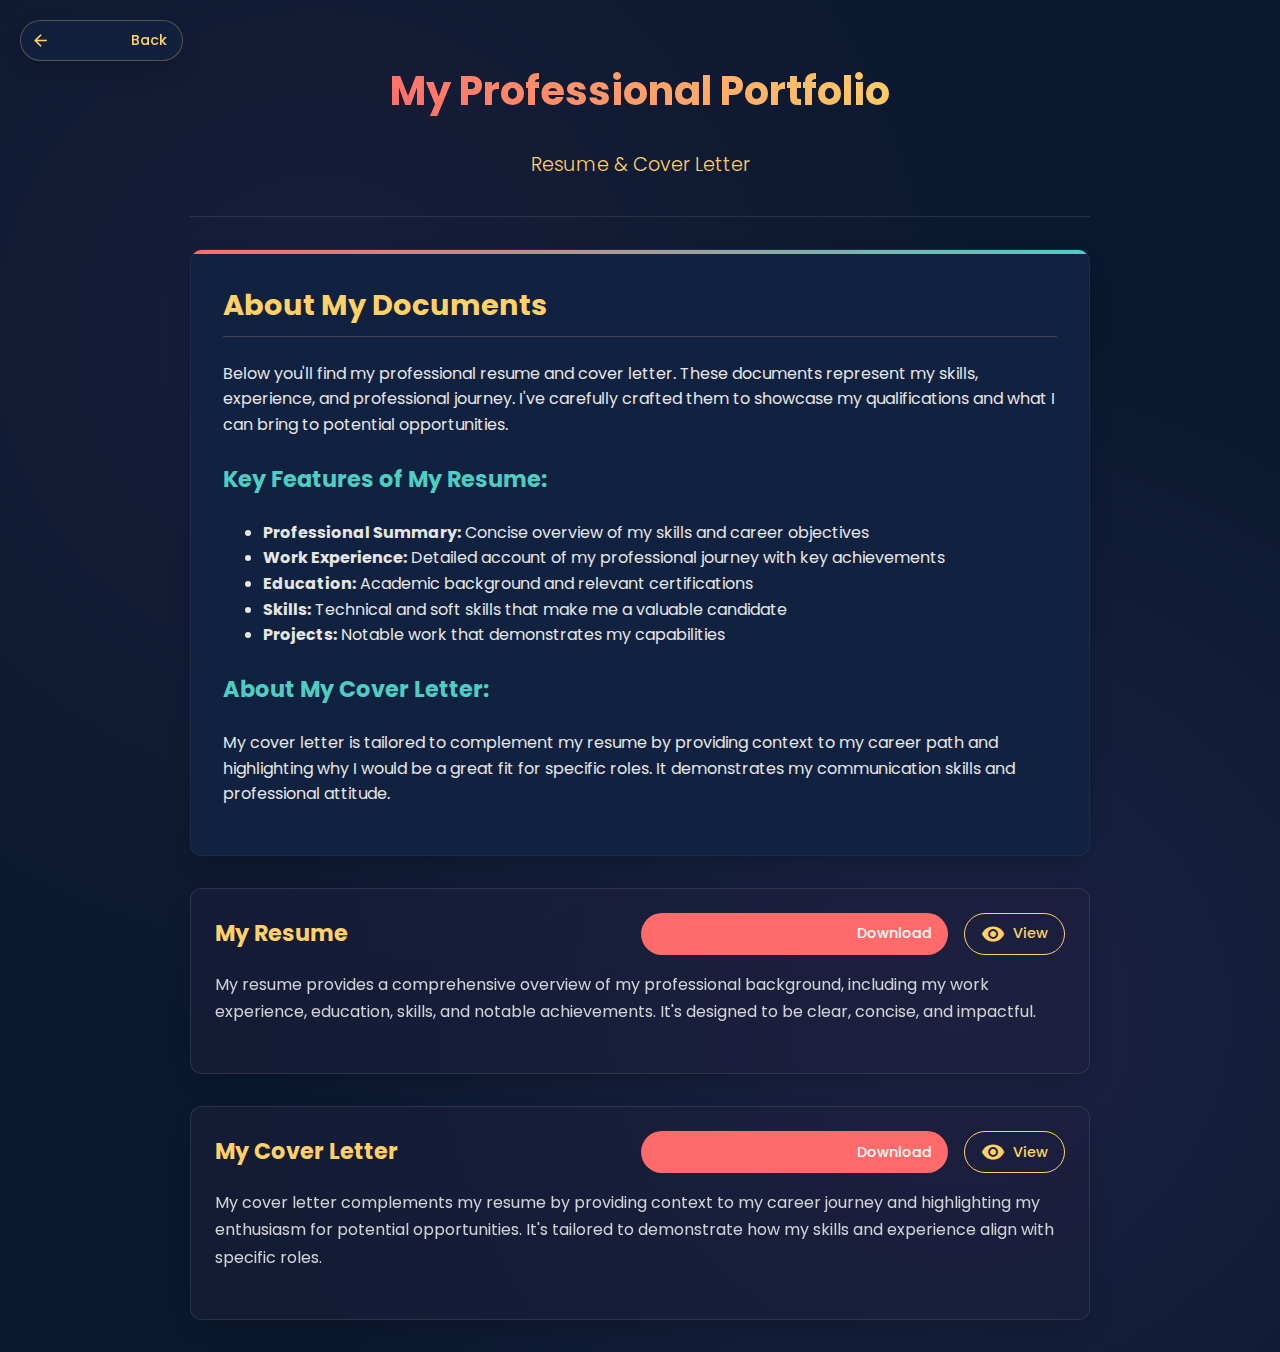
<file: post/2025-04-31.html>
<!DOCTYPE html>
<html lang="en">
<head>
    <meta charset="UTF-8">
    <meta name="viewport" content="width=device-width, initial-scale=1.0">
    <title>My Professional Portfolio | Resume & Cover Letter</title>
    <link href="https://fonts.googleapis.com/css2?family=Poppins:wght@300;400;500;600;700&display=swap" rel="stylesheet">
    <link href="https://fonts.googleapis.com/icon?family=Material+Icons" rel="stylesheet">
    <style>
        :root {
            --primary: #ff6b6b;
            --secondary: #4ecdc4;
            --dark: #1a1a2e;
            --darker: #16213e;
            --light: #f8f9fa;
            --accent: #ffd166;
            --text: #e6e6e6;
            --text-dark: #333;
            --transition: all 0.4s cubic-bezier(0.645, 0.045, 0.355, 1);
            --shadow: 0 10px 30px -10px rgba(0, 0, 0, 0.3);
            --border-radius: 12px;
            --background: #0a192f;
            --review-darker: #112240;
        }
        
        body {
            font-family: 'Poppins', sans-serif;
            line-height: 1.6;
            color: var(--text);
            background-color: var(--background);
            margin: 0;
            padding: 0;
            background-image: 
                radial-gradient(circle at 25% 25%, rgba(30, 30, 60, 0.8) 0%, transparent 50%),
                radial-gradient(circle at 75% 75%, rgba(40, 40, 80, 0.6) 0%, transparent 50%);
        }
        
        .container {
            max-width: 900px;
            margin: 0 auto;
            padding: 2rem;
        }
        
        /* Back Button Styles */
        .back-button-container {
            position: fixed;
            top: 20px;
            left: 20px;
            z-index: 1000;
        }
        
        .back-button {
            display: flex;
            align-items: center;
            background: rgba(17, 34, 64, 0.8);
            color: var(--accent);
            border: 1px solid rgba(255, 209, 102, 0.3);
            padding: 8px 15px 8px 10px;
            border-radius: 50px;
            cursor: pointer;
            font-family: 'Poppins', sans-serif;
            font-weight: 500;
            font-size: 0.9rem;
            text-decoration: none;
            transition: var(--transition);
            backdrop-filter: blur(5px);
            box-shadow: var(--shadow);
        }
        
        .back-button:hover {
            background: rgba(255, 209, 102, 0.1);
            border-color: var(--accent);
            transform: translateX(-3px);
        }
        
        .back-button i {
            margin-right: 5px;
            font-size: 1.2rem;
            color: var(--accent);
        }
        
        header {
            text-align: center;
            margin-bottom: 2rem;
            padding-bottom: 1rem;
            border-bottom: 1px solid rgba(255, 255, 255, 0.1);
        }
        
        h1 {
            font-size: 2.5rem;
            font-weight: 700;
            background: linear-gradient(45deg, var(--primary), var(--accent));
            -webkit-background-clip: text;
            background-clip: text;
            color: transparent;
            display: inline-block;
            margin-bottom: 0.5rem;
        }
        
        .subtitle {
            color: var(--accent);
            font-size: 1.2rem;
            font-weight: 300;
        }
        
        .review-section {
            background-color: var(--review-darker);
            padding: 2rem;
            border-radius: var(--border-radius);
            margin-bottom: 2rem;
            box-shadow: var(--shadow);
            border: 1px solid rgba(255, 255, 255, 0.05);
            position: relative;
            overflow: hidden;
        }
        
        .review-section::after {
            content: '';
            position: absolute;
            top: 0;
            left: 0;
            right: 0;
            height: 4px;
            background: linear-gradient(90deg, var(--primary), var(--secondary));
        }
        
        h2 {
            color: var(--accent);
            margin-top: 0;
            font-size: 1.8rem;
            border-bottom: 1px solid rgba(255, 209, 102, 0.2);
            padding-bottom: 0.5rem;
        }
        
        h3 {
            color: var(--secondary);
            font-size: 1.4rem;
            margin-top: 1.5rem;
        }
        
        .document-container {
            display: flex;
            flex-direction: column;
            gap: 2rem;
            margin-top: 2rem;
        }
        
        .document-card {
            background-color: rgba(30, 30, 60, 0.5);
            border-radius: var(--border-radius);
            padding: 1.5rem;
            border: 1px solid rgba(255, 255, 255, 0.1);
            box-shadow: var(--shadow);
        }
        
        .document-header {
            display: flex;
            justify-content: space-between;
            align-items: center;
            margin-bottom: 1rem;
        }
        
        .document-title {
            color: var(--accent);
            font-size: 1.4rem;
            margin: 0;
        }
        
        .document-actions {
            display: flex;
            gap: 1rem;
        }
        
        .btn {
            padding: 0.5rem 1rem;
            border-radius: 50px;
            font-family: 'Poppins', sans-serif;
            font-weight: 500;
            font-size: 0.9rem;
            cursor: pointer;
            transition: var(--transition);
            display: flex;
            align-items: center;
            gap: 0.5rem;
            text-decoration: none;
        }
        
        .btn-primary {
            background-color: var(--primary);
            color: white;
            border: none;
        }
        
        .btn-primary:hover {
            background-color: #ff5252;
            transform: translateY(-2px);
        }
        
        .btn-outline {
            background-color: transparent;
            color: var(--accent);
            border: 1px solid var(--accent);
        }
        
        .btn-outline:hover {
            background-color: rgba(255, 209, 102, 0.1);
            transform: translateY(-2px);
        }
        
        .pdf-viewer {
            width: 100%;
            height: 500px;
            border-radius: var(--border-radius);
            border: none;
            margin-top: 1rem;
            box-shadow: var(--shadow);
        }
        
        .document-description {
            color: var(--text);
            opacity: 0.9;
            line-height: 1.7;
            margin-bottom: 1.5rem;
        }
        
        @media (max-width: 768px) {
            .container {
                padding: 1rem;
            }
            
            h1 {
                font-size: 2rem;
            }
            
            .review-section {
                padding: 1.5rem;
            }
            
            .document-header {
                flex-direction: column;
                align-items: flex-start;
                gap: 1rem;
            }
            
            .document-actions {
                width: 100%;
                flex-direction: column;
            }
            
            .btn {
                width: 100%;
                justify-content: center;
            }
            
            .pdf-viewer {
                height: 300px;
            }
        }
    </style>
</head>
<body>
    <!-- Back Button -->
    <div class="back-button-container">
        <a href="../LearnLog.html" class="back-button">
            <i class="material-icons">arrow_back_ios</i> Back
        </a>
    </div>
    
    <div class="container">
        <header>
            <h1>My Professional Portfolio</h1>
            <p class="subtitle">Resume & Cover Letter</p>
        </header>

        <div class="review-section">
            <h2>About My Documents</h2>
            <p>Below you'll find my professional resume and cover letter. These documents represent my skills, experience, and professional journey. I've carefully crafted them to showcase my qualifications and what I can bring to potential opportunities.</p>
            
            <h3>Key Features of My Resume:</h3>
            <ul>
                <li><strong>Professional Summary:</strong> Concise overview of my skills and career objectives</li>
                <li><strong>Work Experience:</strong> Detailed account of my professional journey with key achievements</li>
                <li><strong>Education:</strong> Academic background and relevant certifications</li>
                <li><strong>Skills:</strong> Technical and soft skills that make me a valuable candidate</li>
                <li><strong>Projects:</strong> Notable work that demonstrates my capabilities</li>
            </ul>
            
            <h3>About My Cover Letter:</h3>
            <p>My cover letter is tailored to complement my resume by providing context to my career path and highlighting why I would be a great fit for specific roles. It demonstrates my communication skills and professional attitude.</p>
        </div>

        <div class="document-container">
            <!-- Resume Section -->
            <div class="document-card">
                <div class="document-header">
                    <h3 class="document-title">My Resume</h3>
                    <div class="document-actions">
                        <a href="../thumbnails/Resume.pdf" class="btn btn-primary" download="YourName_Resume.pdf">
                            <i class="material-icons">download</i> Download
                        </a>
                        <button class="btn btn-outline" onclick="toggleView('resume')">
                            <i class="material-icons">visibility</i> View
                        </button>
                    </div>
                </div>
                <p class="document-description">
                    My resume provides a comprehensive overview of my professional background, including my work experience, education, skills, and notable achievements. It's designed to be clear, concise, and impactful.
                </p>
                <iframe id="resume-viewer" class="pdf-viewer" style="display: none;" src="../thumbnails/Resume.pdf#toolbar=0&navpanes=0&scrollbar=0"></iframe>
            </div>
            
            <!-- Cover Letter Section -->
            <div class="document-card">
                <div class="document-header">
                    <h3 class="document-title">My Cover Letter</h3>
                    <div class="document-actions">
                        <a href="../thumbnails/CoverLetter.pdf" class="btn btn-primary" download="YourName_CoverLetter.pdf">
                            <i class="material-icons">download</i> Download
                        </a>
                        <button class="btn btn-outline" onclick="toggleView('cover-letter')">
                            <i class="material-icons">visibility</i> View
                        </button>
                    </div>
                </div>
                <p class="document-description">
                    My cover letter complements my resume by providing context to my career journey and highlighting my enthusiasm for potential opportunities. It's tailored to demonstrate how my skills and experience align with specific roles.
                </p>
                <iframe id="cover-letter-viewer" class="pdf-viewer" style="display: none;" src="../thumbnails/CoverLetter.pdf#toolbar=0&navpanes=0&scrollbar=0"></iframe>
            </div>
        </div>
    </div>

    <script>
        // Function to toggle PDF viewer visibility
        function toggleView(documentType) {
            const viewer = document.getElementById(`${documentType}-viewer`);
            if (viewer.style.display === 'none') {
                viewer.style.display = 'block';
            } else {
                viewer.style.display = 'none';
            }
        }
        
        // Sample post data for related articles (if you want to keep this section)
        const posts = [
            {
                id: 1,
                title: "Profiling Sheet",
                excerpt: "An overview of my personal attributes, aspirations, and core values.",
                image: "../thumbnails/profile.png",
                url: "2025-02-10.html",
                date: "2025-02-10"
            },
            {
                id: 2,
                title: "Jam Session",
                excerpt: "A recorded 1 minute public speaking .",
                image: "../thumbnails/Jam.png",
                url: "2025-05-07.html",
                date: "2025-03-04"
            },
            {
                id:3,
                title: "Group Discussion",
                excerpt: "A thoughtful group discussion by students with the given theme.",
                image: "../thumbnails/groupDiscussion.png",
                url: "2025-04-30.html",
                date: "2025-04-30"
            }
        ];

        // Function to load related articles (if you want to keep this section)
        function loadRelatedArticles() {
            const container = document.getElementById('relatedArticles');
            if (container) {
                posts.forEach(post => {
                    const articleHTML = `
                        <div class="article-card" onclick="window.location.href='${post.url}'">
                            <img src="${post.image}" alt="${post.title}" class="article-img">
                            <div class="article-content">
                                <h3 class="article-title">${post.title}</h3>
                                <p class="article-excerpt">${post.excerpt}</p>
                                <div style="display: flex; justify-content: space-between; align-items: center;">
                                    <span class="post-date" style="color: var(--accent); font-size: 0.9rem;">${post.date}</span>
                                    <a href="${post.url}" class="read-btn">Read More →</a>
                                </div>
                            </div>
                        </div>
                    `;
                    
                    container.insertAdjacentHTML('beforeend', articleHTML);
                });
            }
        }

        // Load articles when page loads (if you want to keep this section)
        window.addEventListener('DOMContentLoaded', loadRelatedArticles);
    </script>
</body>
</html>
</file>
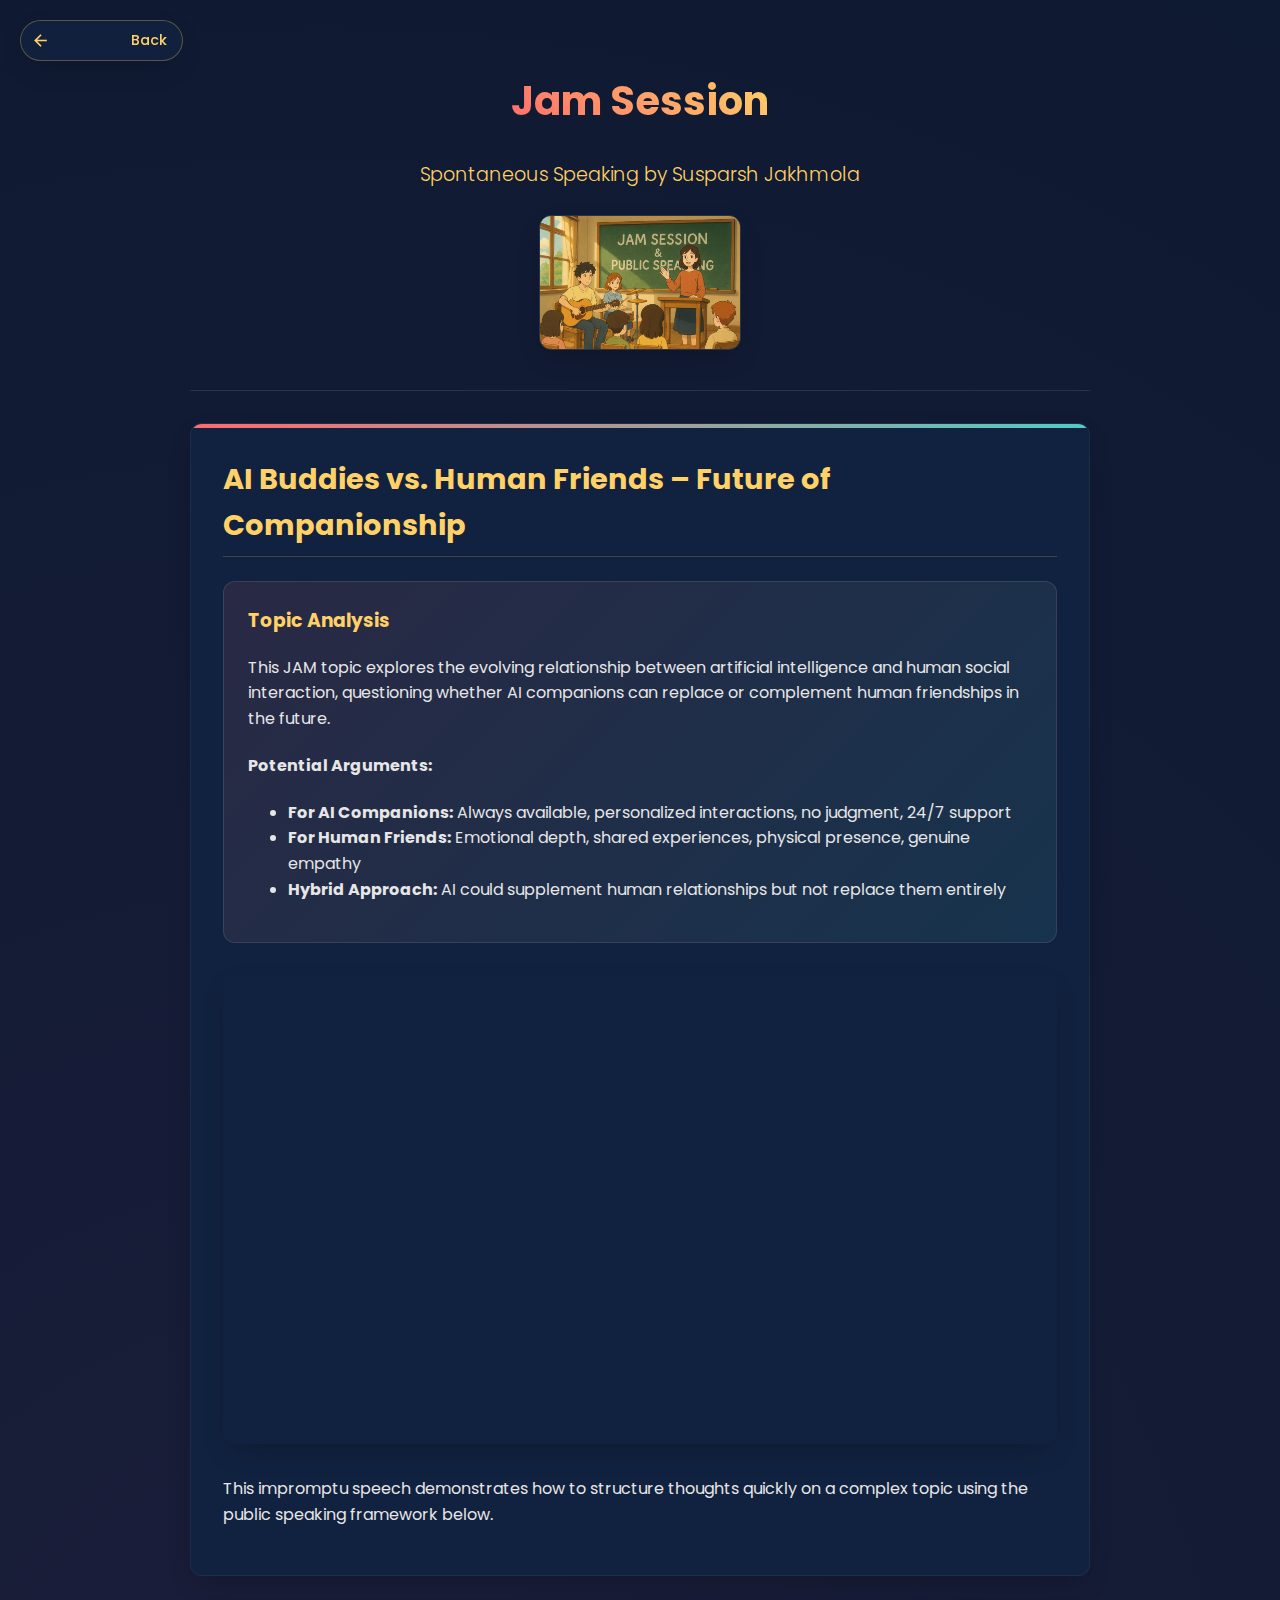
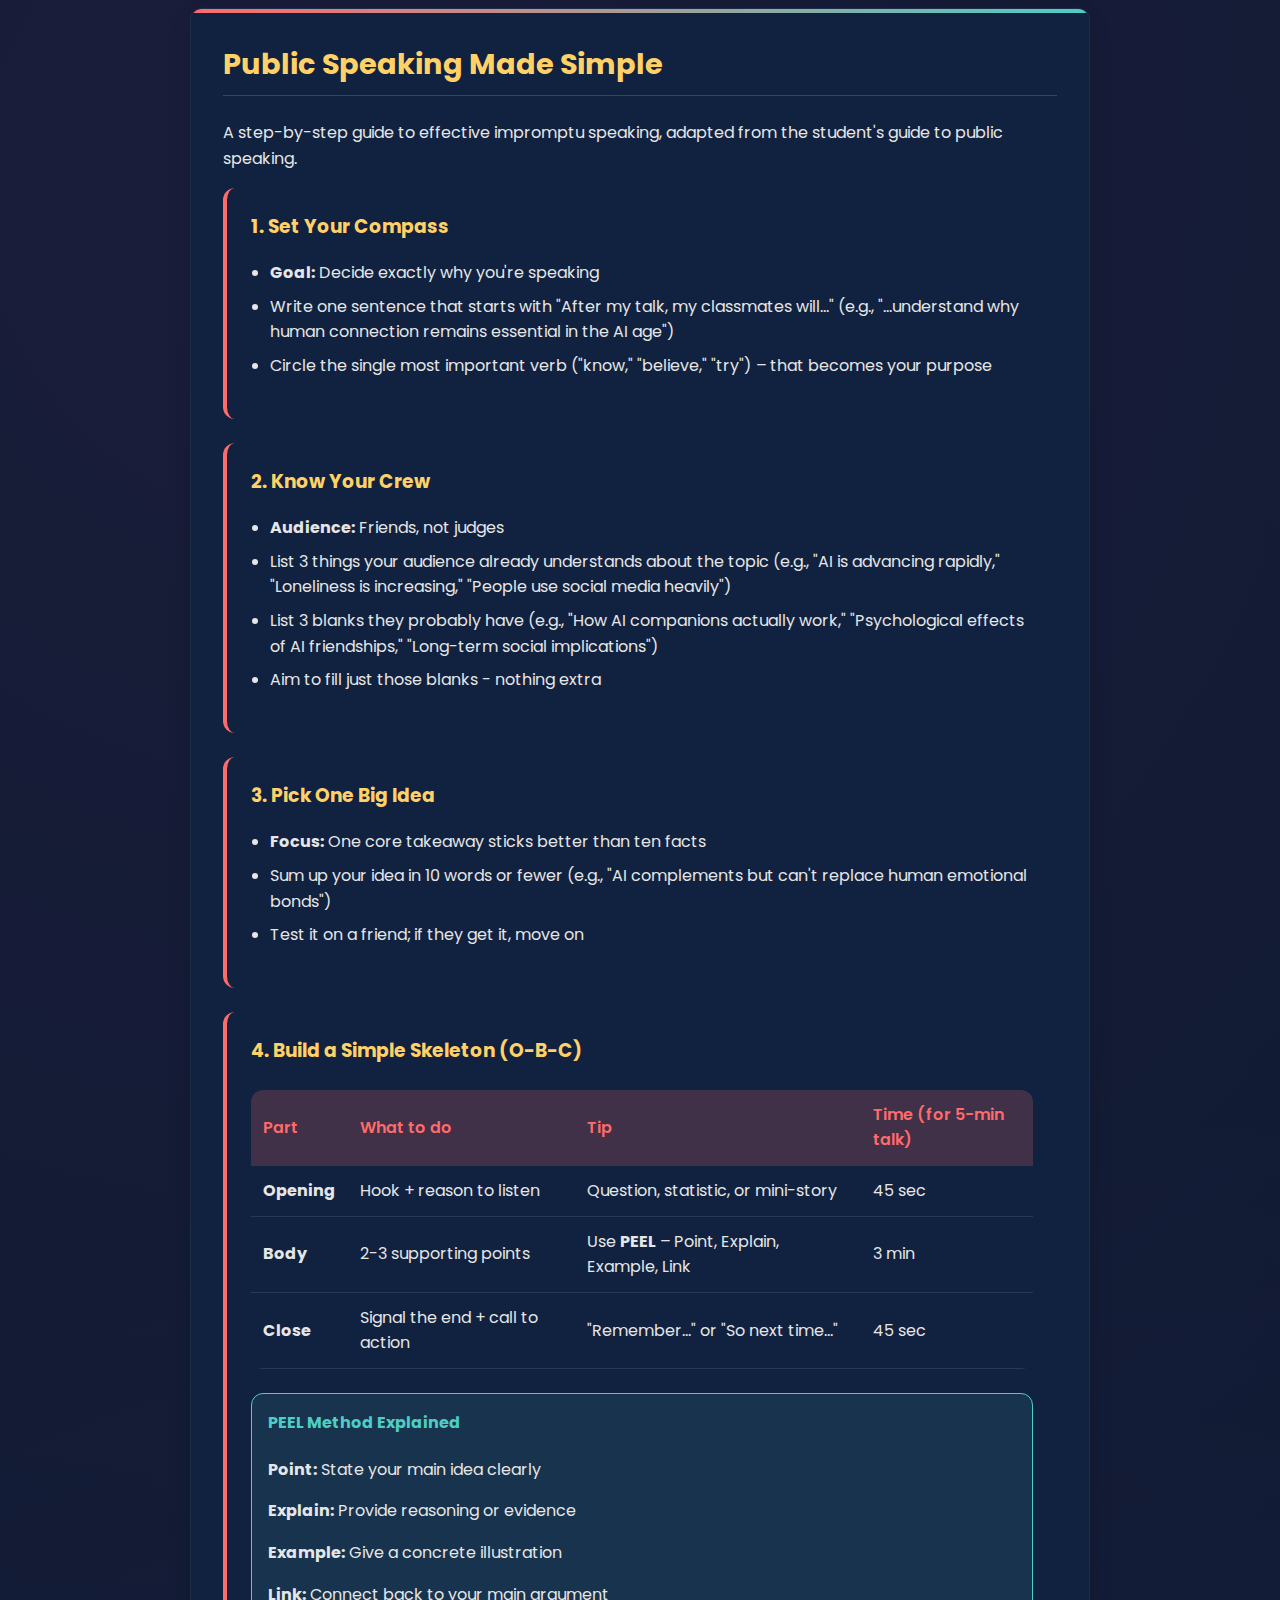
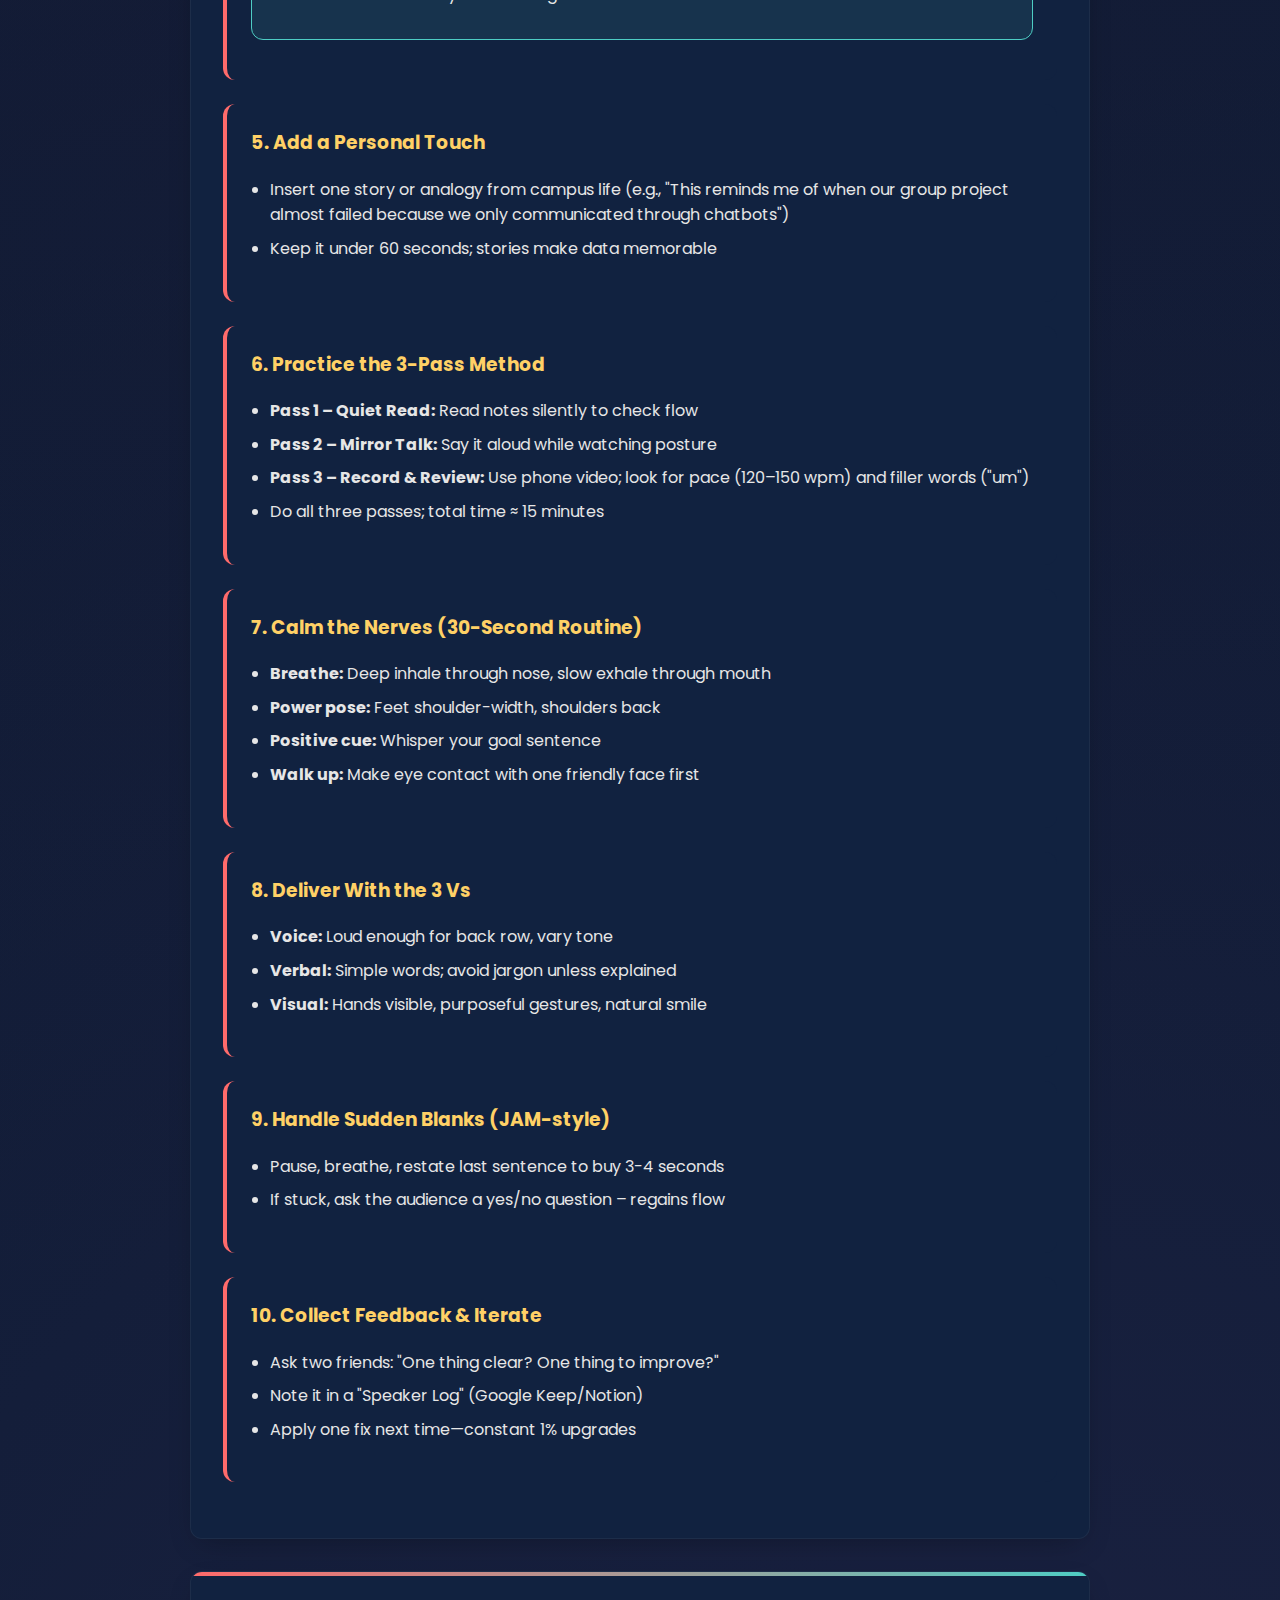
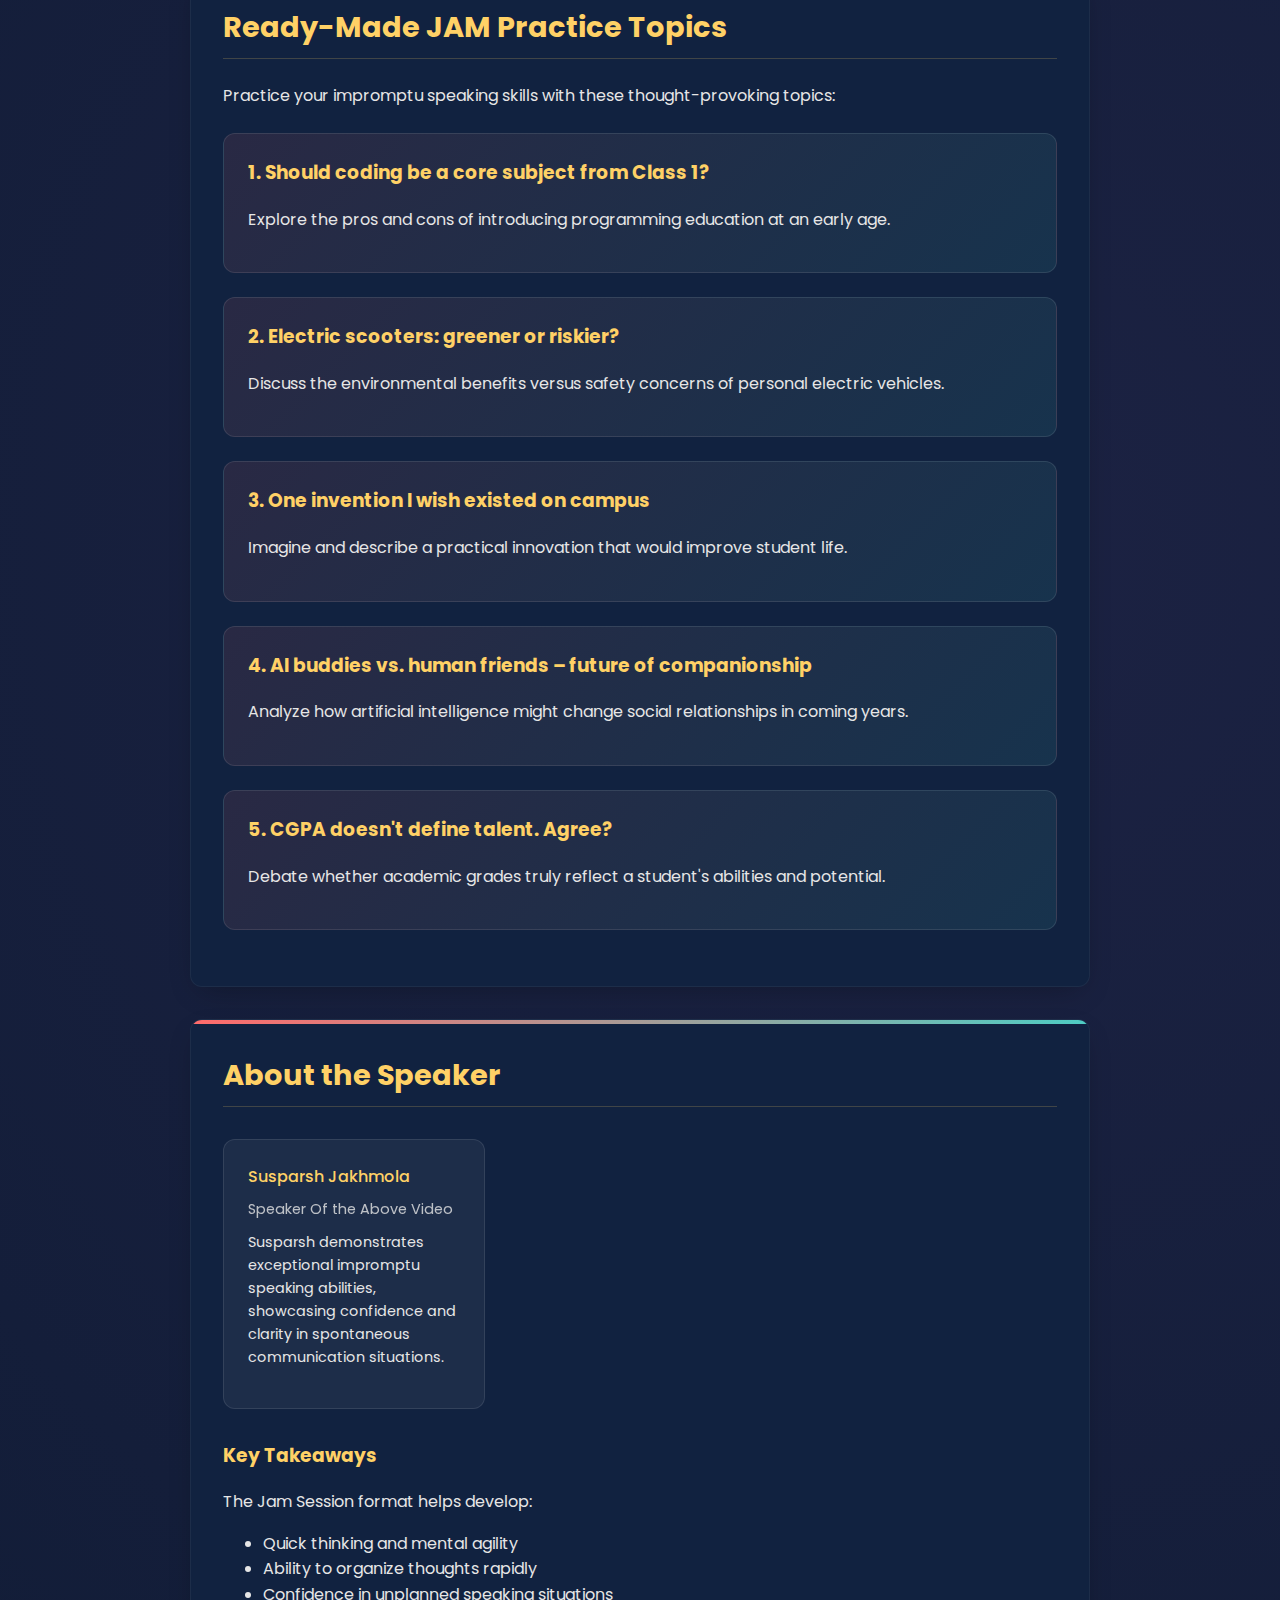
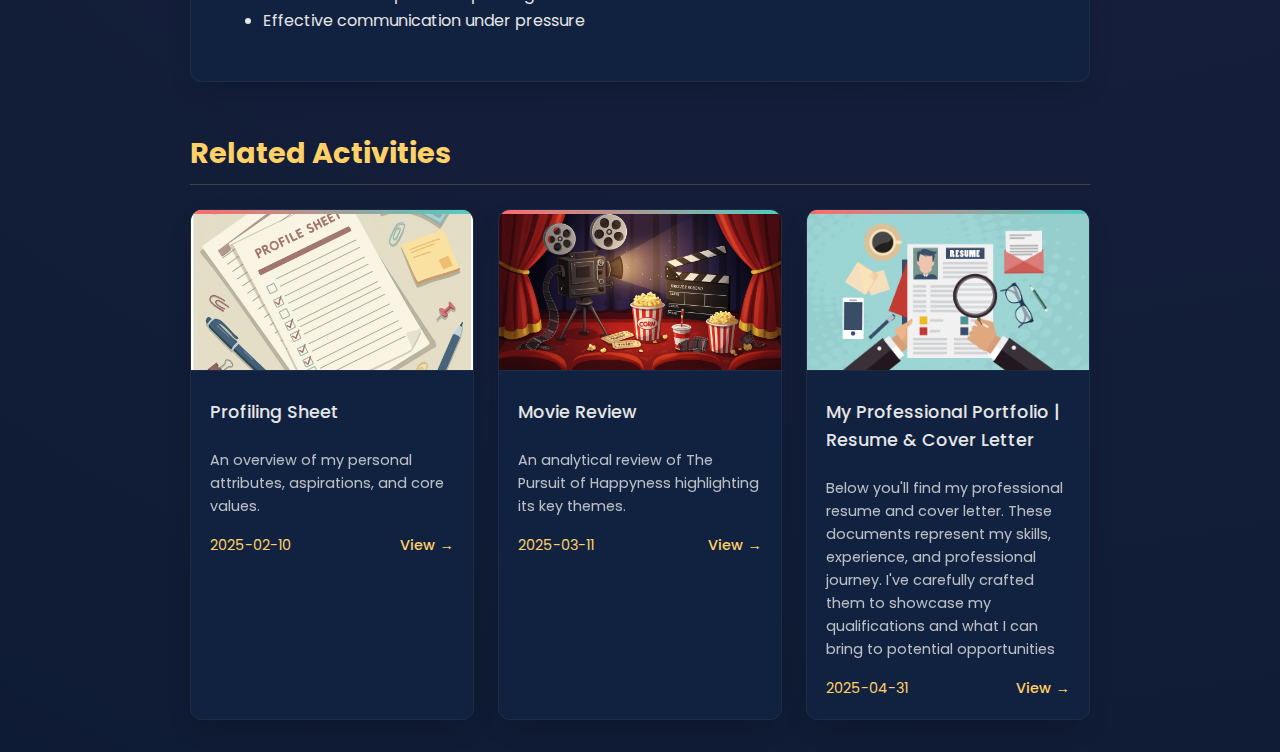
<file: post/2025-05-07.html>
<!DOCTYPE html>
<html lang="en">
<head>
    <meta charset="UTF-8">
    <meta name="viewport" content="width=device-width, initial-scale=1.0">
    <title>Jam Session - Susparsh Jakhmola</title>
    <link href="https://fonts.googleapis.com/css2?family=Poppins:wght@300;400;600&display=swap" rel="stylesheet">
    <link href="https://fonts.googleapis.com/icon?family=Material+Icons" rel="stylesheet">
    <style>
        :root {
            --primary: #ff6b6b;
            --secondary: #4ecdc4;
            --dark: #1a1a2e;
            --darker: #16213e;
            --light: #f8f9fa;
            --accent: #ffd166;
            --text: #e6e6e6;
            --text-dark: #333;
            --transition: all 0.4s cubic-bezier(0.645, 0.045, 0.355, 1);
            --shadow: 0 10px 30px -10px rgba(0, 0, 0, 0.3);
            --border-radius: 12px;
            --background: #0a192f;
            --review-darker: #112240;
        }
        
        body {
            font-family: 'Poppins', sans-serif;
            line-height: 1.6;
            color: var(--text);
            background-color: var(--background);
            margin: 0;
            padding: 0;
            background-image: 
                radial-gradient(circle at 25% 25%, rgba(30, 30, 60, 0.8) 0%, transparent 50%),
                radial-gradient(circle at 75% 75%, rgba(40, 40, 80, 0.6) 0%, transparent 50%);
        }
        
        .container {
            max-width: 900px;
            margin: 0 auto;
            padding: 2rem;
        }
        
        /* Back Button Styles */
        .back-button-container {
            position: fixed;
            top: 20px;
            left: 20px;
            z-index: 1000;
        }
        
        .back-button {
            display: flex;
            align-items: center;
            background: rgba(17, 34, 64, 0.8);
            color: var(--accent);
            border: 1px solid rgba(255, 209, 102, 0.3);
            padding: 8px 15px 8px 10px;
            border-radius: 50px;
            cursor: pointer;
            font-family: 'Poppins', sans-serif;
            font-weight: 500;
            font-size: 0.9rem;
            text-decoration: none;
            transition: var(--transition);
            backdrop-filter: blur(5px);
            box-shadow: var(--shadow);
        }
        
        .back-button:hover {
            background: rgba(255, 209, 102, 0.1);
            border-color: var(--accent);
            transform: translateX(-3px);
        }
        
        .back-button i {
            margin-right: 5px;
            font-size: 1.2rem;
            color: var(--accent);
        }
        
        header {
            text-align: center;
            margin-bottom: 2rem;
            padding-bottom: 1rem;
            border-bottom: 1px solid rgba(255, 255, 255, 0.1);
            margin-top: 10px;
        }
        
        h1 {
            font-size: 2.5rem;
            font-weight: 700;
            background: linear-gradient(45deg, var(--primary), var(--accent));
            -webkit-background-clip: text;
            background-clip: text;
            color: transparent;
            display: inline-block;
            margin-bottom: 0.5rem;
        }
        
        .subtitle {
            color: var(--accent);
            font-size: 1.2rem;
            font-weight: 300;
        }
        
        .brand-logo {
            width: 100%;
            max-width: 200px;
            display: block;
            margin: 1.5rem auto;
            border-radius: var(--border-radius);
            box-shadow: var(--shadow);
            border: 1px solid rgba(255, 255, 255, 0.1);
        }
        
        .presentation-section {
            background-color: var(--review-darker);
            padding: 2rem;
            border-radius: var(--border-radius);
            margin-bottom: 2rem;
            box-shadow: var(--shadow);
            border: 1px solid rgba(255, 255, 255, 0.05);
            position: relative;
            overflow: hidden;
        }
        
        .presentation-section::after {
            content: '';
            position: absolute;
            top: 0;
            left: 0;
            right: 0;
            height: 4px;
            background: linear-gradient(90deg, var(--primary), var(--secondary));
        }
        
        h2 {
            color: var(--accent);
            margin-top: 0;
            font-size: 1.8rem;
            border-bottom: 1px solid rgba(255, 209, 102, 0.2);
            padding-bottom: 0.5rem;
        }
        
        h3 {
            color: var(--primary);
            margin-top: 1.5rem;
        }
        
        .team-grid {
            display: grid;
            grid-template-columns: repeat(auto-fill, minmax(250px, 1fr));
            gap: 1.5rem;
            margin: 2rem 0;
        }
        
        .team-member {
            background-color: rgba(255, 255, 255, 0.05);
            padding: 1.5rem;
            border-radius: var(--border-radius);
            border: 1px solid rgba(255, 255, 255, 0.1);
        }
        
        .member-name {
            color: var(--accent);
            font-weight: 500;
            margin-bottom: 0.5rem;
        }
        
        .member-role {
            color: var(--text);
            opacity: 0.8;
            font-size: 0.9rem;
        }
        
        .video-container {
            position: relative;
            padding-bottom: 56.25%;
            height: 0;
            overflow: hidden;
            margin: 2rem 0;
            border-radius: var(--border-radius);
            box-shadow: var(--shadow);
        }
        
        .video-container iframe {
            position: absolute;
            top: 0;
            left: 0;
            width: 100%;
            height: 100%;
            border: none;
        }
        
        .read-more {
            margin-top: 3rem;
        }
        
        .related-articles {
            display: grid;
            grid-template-columns: repeat(auto-fill, minmax(280px, 1fr));
            gap: 1.5rem;
            margin-top: 1.5rem;
        }
        
        .article-card {
            background-color: var(--review-darker);
            border-radius: var(--border-radius);
            overflow: hidden;
            transition: var(--transition);
            box-shadow: var(--shadow);
            border: 1px solid rgba(255, 255, 255, 0.05);
            cursor: pointer;
            position: relative;
        }
        
        .article-card:hover {
            transform: translateY(-5px);
            box-shadow: 0 6px 20px rgba(255, 107, 107, 0.4);
        }
        
        .article-card::after {
            content: '';
            position: absolute;
            top: 0;
            left: 0;
            right: 0;
            height: 4px;
            background: linear-gradient(90deg, var(--primary), var(--secondary));
        }
        
        .article-img {
            width: 100%;
            height: 160px;
            object-fit: cover;
            border-bottom: 1px solid rgba(255, 255, 255, 0.05);
        }
        
        .article-content {
            padding: 1.2rem;
            display: flex;
            flex-direction: column;
            justify-content: space-between;
            flex-grow: 1;
        }
        
        .article-title {
            color: var(--text);
            margin: 0 0 0.5rem 0;
            font-size: 1.1rem;
            font-weight: 500;
        }
        
        .article-excerpt {
            color: var(--text);
            font-size: 0.9rem;
            margin-bottom: 1rem;
            opacity: 0.8;
        }
        
        .read-btn {
            display: inline-block;
            color: var(--accent);
            text-decoration: none;
            font-size: 0.9rem;
            transition: var(--transition);
            font-weight: 500;
        }
        
        .read-btn:hover {
            color: var(--primary);
        }
        
        /* Public Speaking Guide Styles */
        .guide-step {
            background-color: rgba(17, 34, 64, 0.5);
            padding: 1.5rem;
            border-radius: var(--border-radius);
            margin-bottom: 1.5rem;
            border-left: 4px solid var(--primary);
        }
        
        .guide-step h3 {
            margin-top: 0;
            color: var(--accent);
        }
        
        .guide-step ul {
            padding-left: 1.2rem;
        }
        
        .guide-step li {
            margin-bottom: 0.5rem;
        }
        
        .peel-method {
            background-color: rgba(78, 205, 196, 0.1);
            padding: 1rem;
            border-radius: var(--border-radius);
            border: 1px solid var(--secondary);
            margin: 1rem 0;
        }
        
        .peel-method h4 {
            color: var(--secondary);
            margin-top: 0;
        }
        
        table {
            width: 100%;
            border-collapse: collapse;
            margin: 1.5rem 0;
            background-color: rgba(17, 34, 64, 0.5);
            border-radius: var(--border-radius);
            overflow: hidden;
        }
        
        th, td {
            padding: 0.75rem;
            text-align: left;
            border-bottom: 1px solid rgba(255, 255, 255, 0.1);
        }
        
        th {
            background-color: rgba(255, 107, 107, 0.2);
            color: var(--primary);
            font-weight: 600;
        }
        
        tr:hover {
            background-color: rgba(255, 255, 255, 0.05);
        }
        
        .topic-card {
            background: linear-gradient(135deg, rgba(255, 107, 107, 0.1), rgba(78, 205, 196, 0.1));
            padding: 1.5rem;
            border-radius: var(--border-radius);
            margin: 1.5rem 0;
            border: 1px solid rgba(255, 255, 255, 0.1);
        }
        
        .topic-card h3 {
            color: var(--accent);
            margin-top: 0;
        }
        
        @media (max-width: 768px) {
            .container {
                padding: 1rem;
            }
            
            .back-button-container {
                top: 10px;
                left: 10px;
            }
            
            .back-button {
                padding: 6px 12px 6px 8px;
                font-size: 0.8rem;
            }
            
            h1 {
                font-size: 2rem;
            }
            
            .presentation-section {
                padding: 1.5rem;
            }
            
            .team-grid {
                grid-template-columns: 1fr;
            }
            
            .related-articles {
                grid-template-columns: 1fr;
            }
        }
    </style>
</head>
<body>
    <!-- Back Button  -->
    <div class="back-button-container">
        <a href="../LearnLog.html" class="back-button">
            <i class="material-icons">arrow_back_ios</i> Back
        </a>
    </div>
    
    <div class="container">
        <header>
            <h1>Jam Session</h1>
            <p class="subtitle">Spontaneous Speaking by Susparsh Jakhmola</p>
            <img src="../thumbnails/Jam.png" alt="Jam Session Logo" class="brand-logo">
        </header>
        
        <!-- AI vs Human Topic Section -->
        <div class="presentation-section">
            <h2>AI Buddies vs. Human Friends – Future of Companionship</h2>
            
            <div class="topic-card">
                <h3>Topic Analysis</h3>
                <p>This JAM topic explores the evolving relationship between artificial intelligence and human social interaction, questioning whether AI companions can replace or complement human friendships in the future.</p>
                
                <h4>Potential Arguments:</h4>
                <ul>
                    <li><strong>For AI Companions:</strong> Always available, personalized interactions, no judgment, 24/7 support</li>
                    <li><strong>For Human Friends:</strong> Emotional depth, shared experiences, physical presence, genuine empathy</li>
                    <li><strong>Hybrid Approach:</strong> AI could supplement human relationships but not replace them entirely</li>
                </ul>
            </div>
            
            <div class="video-container">
                <iframe width="560" height="315" src="https://www.youtube.com/embed/wn0p0amzb18?si=SMqjIAUtDADvYQke" frameborder="0" allow="accelerometer; autoplay; clipboard-write; encrypted-media; gyroscope; picture-in-picture" allowfullscreen></iframe>
            </div>
            
            <p>This impromptu speech demonstrates how to structure thoughts quickly on a complex topic using the public speaking framework below.</p>
        </div>
        
        <!-- Public Speaking Guide Section -->
        <div class="presentation-section">
            <h2>Public Speaking Made Simple</h2>
            <p>A step-by-step guide to effective impromptu speaking, adapted from the student's guide to public speaking.</p>
            
            <div class="guide-step">
                <h3>1. Set Your Compass</h3>
                <ul>
                    <li><strong>Goal:</strong> Decide exactly why you're speaking</li>
                    <li>Write one sentence that starts with "After my talk, my classmates will..." (e.g., "...understand why human connection remains essential in the AI age")</li>
                    <li>Circle the single most important verb ("know," "believe," "try") – that becomes your purpose</li>
                </ul>
            </div>
            
            <div class="guide-step">
                <h3>2. Know Your Crew</h3>
                <ul>
                    <li><strong>Audience:</strong> Friends, not judges</li>
                    <li>List 3 things your audience already understands about the topic (e.g., "AI is advancing rapidly," "Loneliness is increasing," "People use social media heavily")</li>
                    <li>List 3 blanks they probably have (e.g., "How AI companions actually work," "Psychological effects of AI friendships," "Long-term social implications")</li>
                    <li>Aim to fill just those blanks - nothing extra</li>
                </ul>
            </div>
            
            <div class="guide-step">
                <h3>3. Pick One Big Idea</h3>
                <ul>
                    <li><strong>Focus:</strong> One core takeaway sticks better than ten facts</li>
                    <li>Sum up your idea in 10 words or fewer (e.g., "AI complements but can't replace human emotional bonds")</li>
                    <li>Test it on a friend; if they get it, move on</li>
                </ul>
            </div>
            
            <div class="guide-step">
                <h3>4. Build a Simple Skeleton (O-B-C)</h3>
                
                <table>
                    <tr>
                        <th>Part</th>
                        <th>What to do</th>
                        <th>Tip</th>
                        <th>Time (for 5-min talk)</th>
                    </tr>
                    <tr>
                        <td><strong>Opening</strong></td>
                        <td>Hook + reason to listen</td>
                        <td>Question, statistic, or mini-story</td>
                        <td>45 sec</td>
                    </tr>
                    <tr>
                        <td><strong>Body</strong></td>
                        <td>2-3 supporting points</td>
                        <td>Use <strong>PEEL</strong> – Point, Explain, Example, Link</td>
                        <td>3 min</td>
                    </tr>
                    <tr>
                        <td><strong>Close</strong></td>
                        <td>Signal the end + call to action</td>
                        <td>"Remember..." or "So next time..."</td>
                        <td>45 sec</td>
                    </tr>
                </table>
                
                <div class="peel-method">
                    <h4>PEEL Method Explained</h4>
                    <p><strong>Point:</strong> State your main idea clearly</p>
                    <p><strong>Explain:</strong> Provide reasoning or evidence</p>
                    <p><strong>Example:</strong> Give a concrete illustration</p>
                    <p><strong>Link:</strong> Connect back to your main argument</p>
                </div>
            </div>
            
            <div class="guide-step">
                <h3>5. Add a Personal Touch</h3>
                <ul>
                    <li>Insert one story or analogy from campus life (e.g., "This reminds me of when our group project almost failed because we only communicated through chatbots")</li>
                    <li>Keep it under 60 seconds; stories make data memorable</li>
                </ul>
            </div>
            
            <div class="guide-step">
                <h3>6. Practice the 3-Pass Method</h3>
                <ul>
                    <li><strong>Pass 1 – Quiet Read:</strong> Read notes silently to check flow</li>
                    <li><strong>Pass 2 – Mirror Talk:</strong> Say it aloud while watching posture</li>
                    <li><strong>Pass 3 – Record & Review:</strong> Use phone video; look for pace (120–150 wpm) and filler words ("um")</li>
                    <li>Do all three passes; total time ≈ 15 minutes</li>
                </ul>
            </div>
            
            <div class="guide-step">
                <h3>7. Calm the Nerves (30-Second Routine)</h3>
                <ul>
                    <li><strong>Breathe:</strong> Deep inhale through nose, slow exhale through mouth</li>
                    <li><strong>Power pose:</strong> Feet shoulder-width, shoulders back</li>
                    <li><strong>Positive cue:</strong> Whisper your goal sentence</li>
                    <li><strong>Walk up:</strong> Make eye contact with one friendly face first</li>
                </ul>
            </div>
            
            <div class="guide-step">
                <h3>8. Deliver With the 3 Vs</h3>
                <ul>
                    <li><strong>Voice:</strong> Loud enough for back row, vary tone</li>
                    <li><strong>Verbal:</strong> Simple words; avoid jargon unless explained</li>
                    <li><strong>Visual:</strong> Hands visible, purposeful gestures, natural smile</li>
                </ul>
            </div>
            
            <div class="guide-step">
                <h3>9. Handle Sudden Blanks (JAM-style)</h3>
                <ul>
                    <li>Pause, breathe, restate last sentence to buy 3-4 seconds</li>
                    <li>If stuck, ask the audience a yes/no question – regains flow</li>
                </ul>
            </div>
            
            <div class="guide-step">
                <h3>10. Collect Feedback & Iterate</h3>
                <ul>
                    <li>Ask two friends: "One thing clear? One thing to improve?"</li>
                    <li>Note it in a "Speaker Log" (Google Keep/Notion)</li>
                    <li>Apply one fix next time—constant 1% upgrades</li>
                </ul>
            </div>
        </div>
        
        <!-- Ready-Made JAM Topics -->
        <div class="presentation-section">
            <h2>Ready-Made JAM Practice Topics</h2>
            <p>Practice your impromptu speaking skills with these thought-provoking topics:</p>
            
            <div class="topic-card">
                <h3>1. Should coding be a core subject from Class 1?</h3>
                <p>Explore the pros and cons of introducing programming education at an early age.</p>
            </div>
            
            <div class="topic-card">
                <h3>2. Electric scooters: greener or riskier?</h3>
                <p>Discuss the environmental benefits versus safety concerns of personal electric vehicles.</p>
            </div>
            
            <div class="topic-card">
                <h3>3. One invention I wish existed on campus</h3>
                <p>Imagine and describe a practical innovation that would improve student life.</p>
            </div>
            
            <div class="topic-card">
                <h3>4. AI buddies vs. human friends – future of companionship</h3>
                <p>Analyze how artificial intelligence might change social relationships in coming years.</p>
            </div>
            
            <div class="topic-card">
                <h3>5. CGPA doesn't define talent. Agree?</h3>
                <p>Debate whether academic grades truly reflect a student's abilities and potential.</p>
            </div>
        </div>
        
        <div class="presentation-section">
            <h2>About the Speaker</h2>
            <div class="team-grid">
                <div class="team-member">
                    <div class="member-name">Susparsh Jakhmola</div>
                    <div class="member-role">Speaker Of the Above Video</div>
                    <p style="margin-top: 10px; font-size: 0.9rem; color: var(--text);">Susparsh demonstrates exceptional impromptu speaking abilities, showcasing confidence and clarity in spontaneous communication situations.</p>
                </div>
            </div>
            
            <h3 style="color: var(--accent); margin-top: 2rem;">Key Takeaways</h3>
            <p>The Jam Session format helps develop:
                <ul>
                    <li>Quick thinking and mental agility</li>
                    <li>Ability to organize thoughts rapidly</li>
                    <li>Confidence in unplanned speaking situations</li>
                    <li>Effective communication under pressure</li>
                </ul>
            </p>
        </div>
        
        <div class="read-more">
            <h2 style="color: var(--accent); border-bottom: 1px solid rgba(255, 209, 102, 0.2); padding-bottom: 0.5rem;">Related Activities</h2>
            <div class="related-articles" id="relatedArticles">
                <!-- Articles will be loaded here by JavaScript -->
            </div>
        </div>
    </div>

    <script>
        // Sample presentation data
        const presentations = [
            {
                id: 1,
                title: "Profiling Sheet",
                excerpt: "An overview of my personal attributes, aspirations, and core values.",
                image: "../thumbnails/profile.png",
                url: "2025-02-10.html",
                date: "2025-02-10"
            },
            {
                id: 2,
                title: "Movie Review",
                excerpt: "An analytical review of The Pursuit of Happyness highlighting its key themes.",
                image: "../thumbnails/movie.png",
                url: "2025-03-11.html",
                date: "2025-03-11"
            },
            {
                id:3,
                title: "My Professional Portfolio | Resume & Cover Letter",
                excerpt: "Below you'll find my professional resume and cover letter. These documents represent my skills, experience, and professional journey. I've carefully crafted them to showcase my qualifications and what I can bring to potential opportunities",
                image: "../thumbnails/resume.png",
                url: "2025-04-31.html",
                date: "2025-04-31"
            }
        ];

        // Function to load related articles
        function loadRelatedPresentations() {
            const container = document.getElementById('relatedArticles');
            
            presentations.forEach(presentation => {
                const articleHTML = `
                    <div class="article-card" onclick="window.location.href='${presentation.url}'">
                        <img src="${presentation.image}" alt="${presentation.title}" class="article-img">
                        <div class="article-content">
                            <h3 class="article-title">${presentation.title}</h3>
                            <p class="article-excerpt">${presentation.excerpt}</p>
                            <div style="display: flex; justify-content: space-between; align-items: center;">
                                <span class="post-date" style="color: var(--accent); font-size: 0.9rem;">${presentation.date}</span>
                                <a href="${presentation.url}" class="read-btn">View →</a>
                            </div>
                        </div>
                    </div>
                `;
                
                container.insertAdjacentHTML('beforeend', articleHTML);
            });
        }

        // Load presentations when page loads
        window.addEventListener('DOMContentLoaded', loadRelatedPresentations);
    </script>
</body>
</html>
</file>
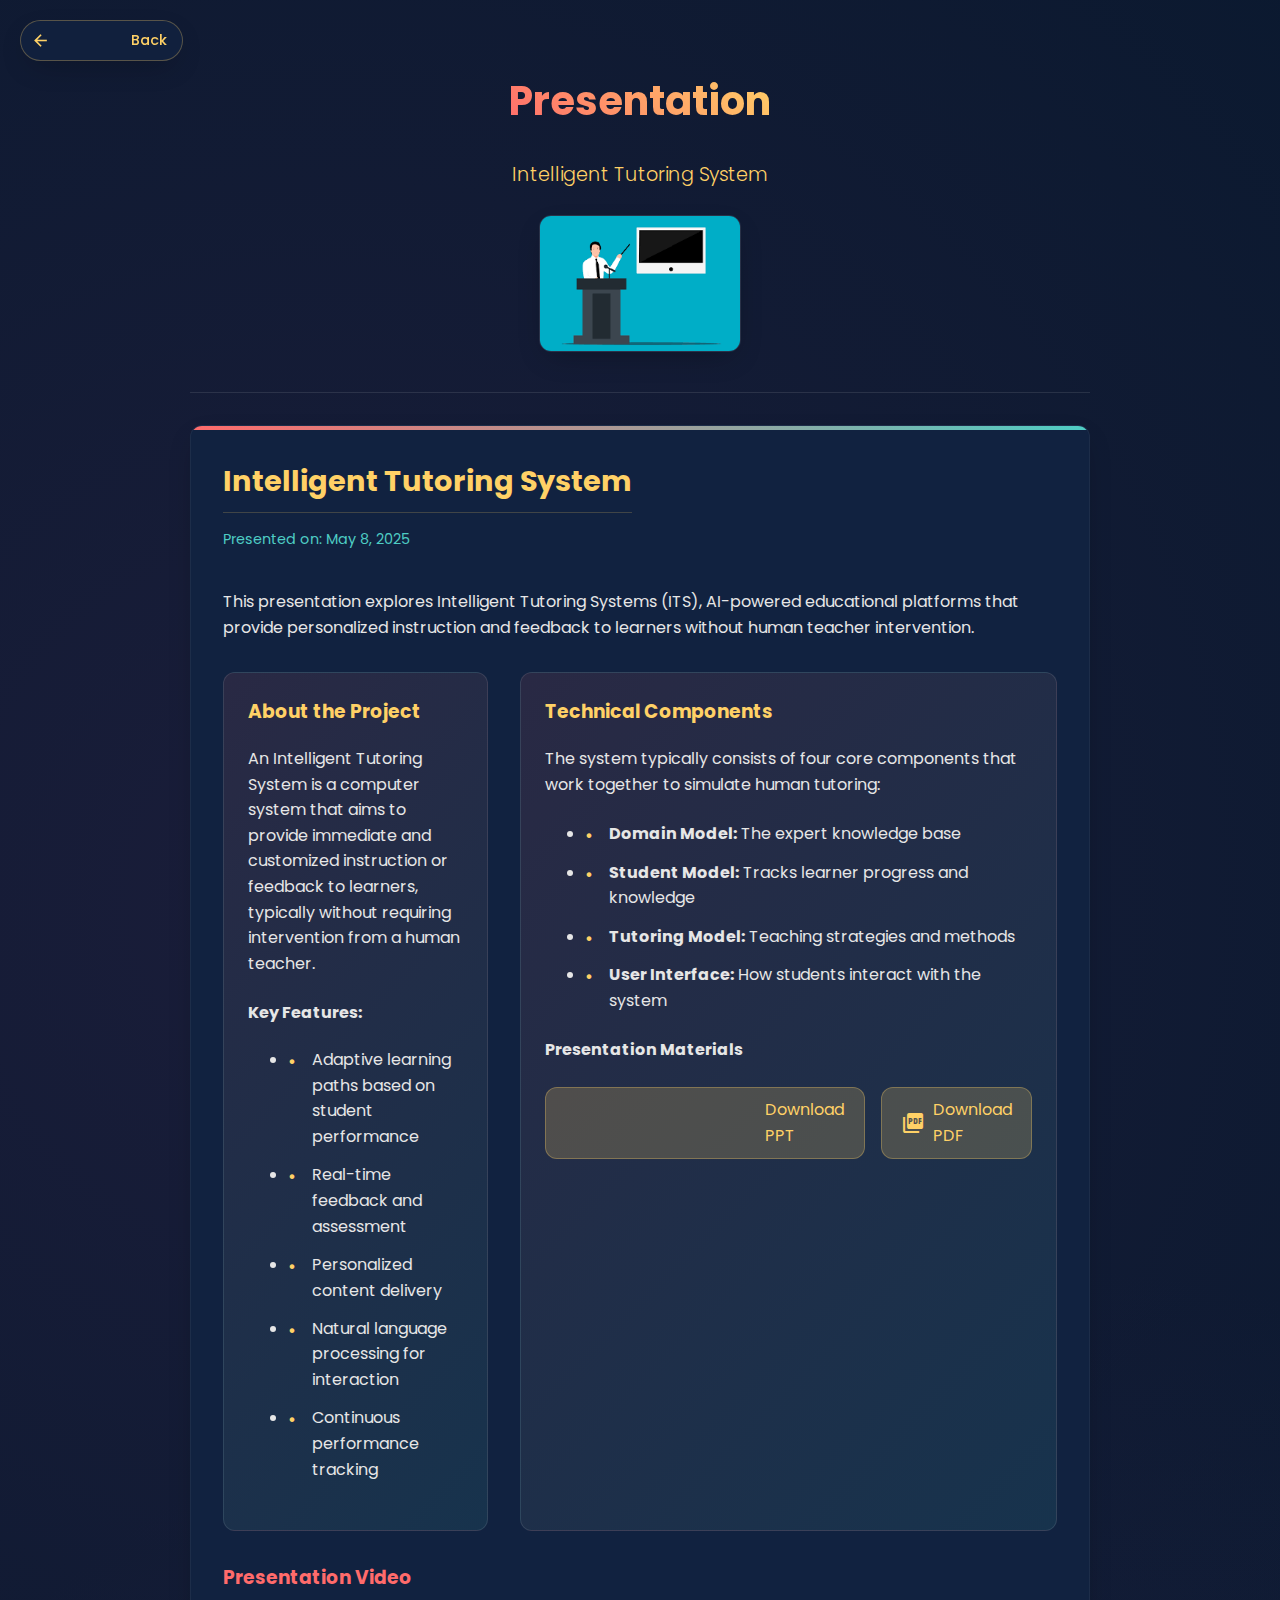
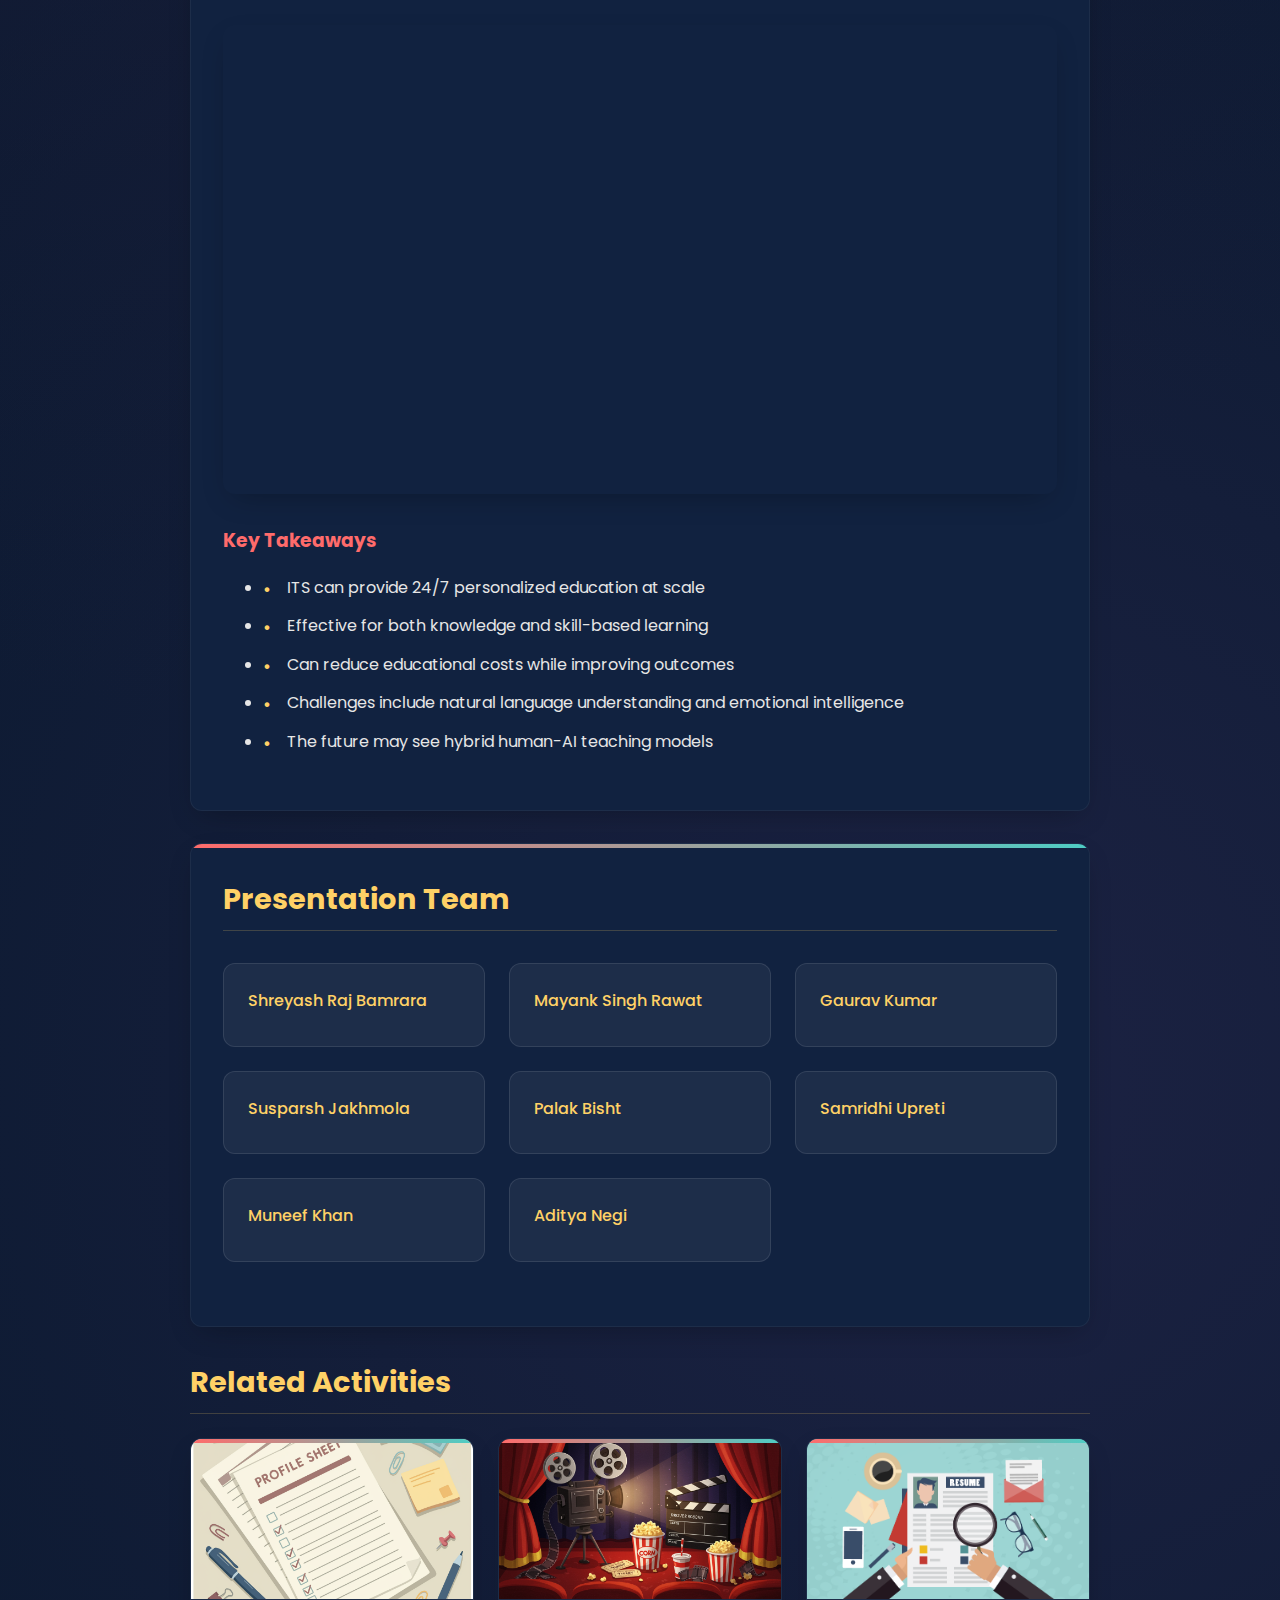
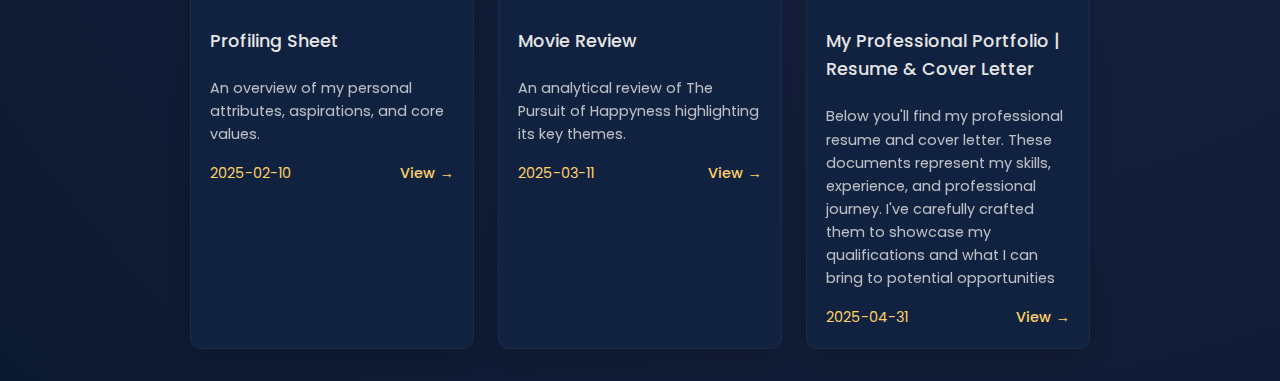
<file: post/2025-05-08.html>
<!DOCTYPE html>
<html lang="en">
<head>
    <meta charset="UTF-8">
    <meta name="viewport" content="width=device-width, initial-scale=1.0">
    <title>Presentation - Intelligent Tutoring System</title>
    <link href="https://fonts.googleapis.com/css2?family=Poppins:wght@300;400;600&display=swap" rel="stylesheet">
    <link href="https://fonts.googleapis.com/icon?family=Material+Icons" rel="stylesheet">
    <style>
        :root {
            --primary: #ff6b6b;
            --secondary: #4ecdc4;
            --dark: #1a1a2e;
            --darker: #16213e;
            --light: #f8f9fa;
            --accent: #ffd166;
            --text: #e6e6e6;
            --text-dark: #333;
            --transition: all 0.4s cubic-bezier(0.645, 0.045, 0.355, 1);
            --shadow: 0 10px 30px -10px rgba(0, 0, 0, 0.3);
            --border-radius: 12px;
            --background: #0a192f;
            --review-darker: #112240;
        }
        
        body {
            font-family: 'Poppins', sans-serif;
            line-height: 1.6;
            color: var(--text);
            background-color: var(--background);
            margin: 0;
            padding: 0;
            background-image: 
                radial-gradient(circle at 25% 25%, rgba(30, 30, 60, 0.8) 0%, transparent 50%),
                radial-gradient(circle at 75% 75%, rgba(40, 40, 80, 0.6) 0%, transparent 50%);
        }
        
        .container {
            max-width: 900px;
            margin: 0 auto;
            padding: 2rem;
        }
        
        /* Back Button Styles */
        .back-button-container {
            position: fixed;
            top: 20px;
            left: 20px;
            z-index: 1000;
        }
        
        .back-button {
            display: flex;
            align-items: center;
            background: rgba(17, 34, 64, 0.8);
            color: var(--accent);
            border: 1px solid rgba(255, 209, 102, 0.3);
            padding: 8px 15px 8px 10px;
            border-radius: 50px;
            cursor: pointer;
            font-family: 'Poppins', sans-serif;
            font-weight: 500;
            font-size: 0.9rem;
            text-decoration: none;
            transition: var(--transition);
            backdrop-filter: blur(5px);
            box-shadow: var(--shadow);
        }
        
        .back-button:hover {
            background: rgba(255, 209, 102, 0.1);
            border-color: var(--accent);
            transform: translateX(-3px);
        }
        
        .back-button i {
            margin-right: 5px;
            font-size: 1.2rem;
            color: var(--accent);
        }
        
        header {
            text-align: center;
            margin-bottom: 2rem;
            padding-bottom: 1rem;
            border-bottom: 1px solid rgba(255, 255, 255, 0.1);
            margin-top: 10px;
        }
        
        h1 {
            font-size: 2.5rem;
            font-weight: 700;
            background: linear-gradient(45deg, var(--primary), var(--accent));
            -webkit-background-clip: text;
            background-clip: text;
            color: transparent;
            display: inline-block;
            margin-bottom: 0.5rem;
        }
        
        .subtitle {
            color: var(--accent);
            font-size: 1.2rem;
            font-weight: 300;
        }
        
        .brand-logo {
            width: 100%;
            max-width: 200px;
            display: block;
            margin: 1.5rem auto;
            border-radius: var(--border-radius);
            box-shadow: var(--shadow);
            border: 1px solid rgba(255, 255, 255, 0.1);
        }
        
        .presentation-section {
            background-color: var(--review-darker);
            padding: 2rem;
            border-radius: var(--border-radius);
            margin-bottom: 2rem;
            box-shadow: var(--shadow);
            border: 1px solid rgba(255, 255, 255, 0.05);
            position: relative;
            overflow: hidden;
        }
        
        .presentation-section::after {
            content: '';
            position: absolute;
            top: 0;
            left: 0;
            right: 0;
            height: 4px;
            background: linear-gradient(90deg, var(--primary), var(--secondary));
        }
        
        h2 {
            color: var(--accent);
            margin-top: 0;
            font-size: 1.8rem;
            border-bottom: 1px solid rgba(255, 209, 102, 0.2);
            padding-bottom: 0.5rem;
        }
        
        h3 {
            color: var(--primary);
            margin-top: 1.5rem;
        }
        
        /* Presentation Specific Styles */
        .presentation-header {
            display: flex;
            justify-content: space-between;
            align-items: center;
            margin-bottom: 1.5rem;
        }
        
        .presentation-title {
            font-size: 1.8rem;
            color: var(--accent);
            margin: 0;
        }
        
        .presentation-date {
            color: var(--secondary);
            font-size: 0.9rem;
        }
        
        .presentation-details {
            display: grid;
            grid-template-columns: 1fr 1fr;
            gap: 2rem;
            margin: 2rem 0;
        }
        
        @media (max-width: 768px) {
            .presentation-details {
                grid-template-columns: 1fr;
            }
        }
        
        .presentation-card {
            background: linear-gradient(135deg, rgba(255, 107, 107, 0.1), rgba(78, 205, 196, 0.1));
            padding: 1.5rem;
            border-radius: var(--border-radius);
            border: 1px solid rgba(255, 255, 255, 0.1);
        }
        
        .presentation-card h3 {
            margin-top: 0;
            color: var(--accent);
        }
        
        .download-options {
            display: flex;
            gap: 1rem;
            margin-top: 1.5rem;
        }
        
        .download-btn {
            display: inline-flex;
            align-items: center;
            padding: 0.6rem 1.2rem;
            background-color: rgba(255, 209, 102, 0.2);
            color: var(--accent);
            border-radius: var(--border-radius);
            text-decoration: none;
            transition: var(--transition);
            border: 1px solid rgba(255, 209, 102, 0.3);
        }
        
        .download-btn:hover {
            background-color: rgba(255, 209, 102, 0.3);
            transform: translateY(-2px);
        }
        
        .download-btn i {
            margin-right: 8px;
        }
        
        .video-container {
            position: relative;
            padding-bottom: 56.25%;
            height: 0;
            overflow: hidden;
            margin: 2rem 0;
            border-radius: var(--border-radius);
            box-shadow: var(--shadow);
        }
        
        .video-container iframe {
            position: absolute;
            top: 0;
            left: 0;
            width: 100%;
            height: 100%;
            border: none;
        }
        
        .key-points {
            margin: 1.5rem 0;
        }
        
        .key-points li {
            margin-bottom: 0.8rem;
            position: relative;
            padding-left: 1.5rem;
        }
        
        .key-points li::before {
            content: '•';
            color: var(--accent);
            position: absolute;
            left: 0;
            font-size: 1.2rem;
        }
        
        .team-grid {
            display: grid;
            grid-template-columns: repeat(auto-fill, minmax(250px, 1fr));
            gap: 1.5rem;
            margin: 2rem 0;
        }
        
        .team-member {
            background-color: rgba(255, 255, 255, 0.05);
            padding: 1.5rem;
            border-radius: var(--border-radius);
            border: 1px solid rgba(255, 255, 255, 0.1);
        }
        
        .member-name {
            color: var(--accent);
            font-weight: 500;
            margin-bottom: 0.5rem;
        }
        
        .member-role {
            color: var(--text);
            opacity: 0.8;
            font-size: 0.9rem;
        }
        
        .related-articles {
            display: grid;
            grid-template-columns: repeat(auto-fill, minmax(280px, 1fr));
            gap: 1.5rem;
            margin-top: 1.5rem;
        }
        
        .article-card {
            background-color: var(--review-darker);
            border-radius: var(--border-radius);
            overflow: hidden;
            transition: var(--transition);
            box-shadow: var(--shadow);
            border: 1px solid rgba(255, 255, 255, 0.05);
            cursor: pointer;
            position: relative;
        }
        
        .article-card:hover {
            transform: translateY(-5px);
            box-shadow: 0 6px 20px rgba(255, 107, 107, 0.4);
        }
        
        .article-card::after {
            content: '';
            position: absolute;
            top: 0;
            left: 0;
            right: 0;
            height: 4px;
            background: linear-gradient(90deg, var(--primary), var(--secondary));
        }
        
        .article-img {
            width: 100%;
            height: 160px;
            object-fit: cover;
            border-bottom: 1px solid rgba(255, 255, 255, 0.05);
        }
        
        .article-content {
            padding: 1.2rem;
            display: flex;
            flex-direction: column;
            justify-content: space-between;
            flex-grow: 1;
        }
        
        .article-title {
            color: var(--text);
            margin: 0 0 0.5rem 0;
            font-size: 1.1rem;
            font-weight: 500;
        }
        
        .article-excerpt {
            color: var(--text);
            font-size: 0.9rem;
            margin-bottom: 1rem;
            opacity: 0.8;
        }
        
        .read-btn {
            display: inline-block;
            color: var(--accent);
            text-decoration: none;
            font-size: 0.9rem;
            transition: var(--transition);
            font-weight: 500;
        }
        
        .read-btn:hover {
            color: var(--primary);
        }
        
        @media (max-width: 768px) {
            .container {
                padding: 1rem;
            }
            
            .back-button-container {
                top: 10px;
                left: 10px;
            }
            
            .back-button {
                padding: 6px 12px 6px 8px;
                font-size: 0.8rem;
            }
            
            h1 {
                font-size: 2rem;
            }
            
            .presentation-section {
                padding: 1.5rem;
            }
        }
    </style>
</head>
<body>
    <!-- Back Button  -->
    <div class="back-button-container">
        <a href="../LearnLog.html" class="back-button">
            <i class="material-icons">arrow_back_ios</i> Back
        </a>
    </div>
    
    <div class="container">
        <header>
            <h1>Presentation</h1>
            <p class="subtitle">Intelligent Tutoring System </p>
            <img src="../thumbnails/presentation.png" alt="Presentation Logo" class="brand-logo">
        </header>
        
        <!-- Presentation Main Section -->
        <div class="presentation-section">
            <div class="presentation-header">
                <div>
                    <h2 class="presentation-title">Intelligent Tutoring System</h2>
                    <p class="presentation-date">Presented on: May 8, 2025</p>
                </div>
            </div>
            
            <p>This presentation explores Intelligent Tutoring Systems (ITS), AI-powered educational platforms that provide personalized instruction and feedback to learners without human teacher intervention.</p>
            
            <div class="presentation-details">
                <div class="presentation-card">
                    <h3>About the Project</h3>
                    <p>An Intelligent Tutoring System is a computer system that aims to provide immediate and customized instruction or feedback to learners, typically without requiring intervention from a human teacher.</p>
                    
                    <div class="key-points">
                        <h4>Key Features:</h4>
                        <ul>
                            <li>Adaptive learning paths based on student performance</li>
                            <li>Real-time feedback and assessment</li>
                            <li>Personalized content delivery</li>
                            <li>Natural language processing for interaction</li>
                            <li>Continuous performance tracking</li>
                        </ul>
                    </div>
                </div>
                
                <div class="presentation-card">
                    <h3>Technical Components</h3>
                    <p>The system typically consists of four core components that work together to simulate human tutoring:</p>
                    
                    <div class="key-points">
                        <ul>
                            <li><strong>Domain Model:</strong> The expert knowledge base</li>
                            <li><strong>Student Model:</strong> Tracks learner progress and knowledge</li>
                            <li><strong>Tutoring Model:</strong> Teaching strategies and methods</li>
                            <li><strong>User Interface:</strong> How students interact with the system</li>
                        </ul>
                    </div>
                    
                    <h4>Presentation Materials</h4>
                    <div class="download-options">
                        <a href="Intelligent_Tutoring_System.pptx" class="download-btn" download>
                            <i class="material-icons">download</i> Download PPT
                        </a>
                        <a href="Intelligent_Tutoring_System.pdf" class="download-btn" download>
                            <i class="material-icons">picture_as_pdf</i> Download PDF
                        </a>
                    </div>
                </div>
            </div>
            
            <h3>Presentation Video</h3>
            <div class="video-container">
                <iframe width="560" height="315" src="https://www.youtube.com/embed/assX-xpWzss" frameborder="0" allow="accelerometer; autoplay; clipboard-write; encrypted-media; gyroscope; picture-in-picture" allowfullscreen></iframe>
            </div>
            
            <div class="key-points" style="margin-top: 2rem;">
                <h3>Key Takeaways</h3>
                <ul>
                    <li>ITS can provide 24/7 personalized education at scale</li>
                    <li>Effective for both knowledge and skill-based learning</li>
                    <li>Can reduce educational costs while improving outcomes</li>
                    <li>Challenges include natural language understanding and emotional intelligence</li>
                    <li>The future may see hybrid human-AI teaching models</li>
                </ul>
            </div>
        </div>
        
        <!-- Team Section -->
        <div class="presentation-section">
            <h2>Presentation Team</h2>
            <div class="team-grid">
                <div class="team-member">
                    <div class="member-name">Shreyash Raj Bamrara</div>
                </div>
                <div class="team-member">
                    <div class="member-name">Mayank Singh Rawat</div>
                </div>
                <div class="team-member">
                    <div class="member-name">Gaurav Kumar</div>
                </div>
                <div class="team-member">
                    <div class="member-name">Susparsh Jakhmola</div>
                </div>
                <div class="team-member">
                    <div class="member-name">Palak Bisht</div>
                </div>
                <div class="team-member">
                    <div class="member-name">Samridhi Upreti</div>
                </div>
                <div class="team-member">
                    <div class="member-name">Muneef Khan</div>
                </div>
                <div class="team-member">
                    <div class="member-name">Aditya Negi</div>
                </div>
            </div>
        </div>
        
        <div class="read-more">
            <h2 style="color: var(--accent); border-bottom: 1px solid rgba(255, 209, 102, 0.2); padding-bottom: 0.5rem;">Related Activities</h2>
            <div class="related-articles" id="relatedArticles">
                <!-- Articles will be loaded here by JavaScript -->
            </div>
        </div>
    </div>

    <script>
        // Sample presentation data
        const presentations = [
            {
                id: 1,
                title: "Profiling Sheet",
                excerpt: "An overview of my personal attributes, aspirations, and core values.",
                image: "../thumbnails/profile.png",
                url: "2025-02-10.html",
                date: "2025-02-10"
            },
            {
                id: 2,
                title: "Movie Review",
                excerpt: "An analytical review of The Pursuit of Happyness highlighting its key themes.",
                image: "../thumbnails/movie.png",
                url: "2025-03-11.html",
                date: "2025-03-11"
            },
            {
                id:3,
                title: "My Professional Portfolio | Resume & Cover Letter",
                excerpt: "Below you'll find my professional resume and cover letter. These documents represent my skills, experience, and professional journey. I've carefully crafted them to showcase my qualifications and what I can bring to potential opportunities",
                image: "../thumbnails/resume.png",
                url: "2025-04-31.html",
                date: "2025-04-31"
            }
        ];

        // Function to load related articles
        function loadRelatedPresentations() {
            const container = document.getElementById('relatedArticles');
            
            presentations.forEach(presentation => {
                const articleHTML = `
                    <div class="article-card" onclick="window.location.href='${presentation.url}'">
                        <img src="${presentation.image}" alt="${presentation.title}" class="article-img">
                        <div class="article-content">
                            <h3 class="article-title">${presentation.title}</h3>
                            <p class="article-excerpt">${presentation.excerpt}</p>
                            <div style="display: flex; justify-content: space-between; align-items: center;">
                                <span class="post-date" style="color: var(--accent); font-size: 0.9rem;">${presentation.date}</span>
                                <a href="${presentation.url}" class="read-btn">View →</a>
                            </div>
                        </div>
                    </div>
                `;
                
                container.insertAdjacentHTML('beforeend', articleHTML);
            });
        }

        // Load presentations when page loads
        window.addEventListener('DOMContentLoaded', loadRelatedPresentations);
    </script>
</body>
</html>
</file>
<file: style.css>
/* Modern Global Reset with Custom Properties */
:root {
    /* Color Palette */
    --primary: #ff6b6b;
    --secondary: #4ecdc4;
    --dark: #1a1a2e;
    --darker: #16213e;
    --light: #f8f9fa;
    --accent: #ffd166;
    --text: #e6e6e6;
    --text-dark: #333;
    
    /* Design Tokens */
    --transition: all 0.4s cubic-bezier(0.645, 0.045, 0.355, 1);
    --shadow: 0 10px 30px -10px rgba(0, 0, 0, 0.3);
    --shadow-lg: 0 20px 40px -10px rgba(0, 0, 0, 0.4);
    --border-radius: 12px;
    --border-radius-sm: 6px;
    
    /* Spacing */
    --space-xs: 0.5rem;
    --space-sm: 1rem;
    --space-md: 1.5rem;
    --space-lg: 2rem;
    --space-xl: 3rem;
  }
  
  /* Base Styles */
  * {
    margin: 0;
    padding: 0;
    box-sizing: border-box;
  }
  
  html {
    scroll-behavior: smooth;
    font-size: 100%;
  }
  
  body {
    font-family: 'Poppins', -apple-system, BlinkMacSystemFont, 'Segoe UI', Roboto, Oxygen, Ubuntu, Cantarell, sans-serif;
    background-color: var(--dark);
    color: var(--text);
    line-height: 1.7;
    overflow-x: hidden;
    background-image: 
      radial-gradient(circle at 25% 25%, rgba(30, 30, 60, 0.8) 0%, transparent 50%),
      radial-gradient(circle at 75% 75%, rgba(40, 40, 80, 0.6) 0%, transparent 50%);
  }
  
  /* Typography Scale */
  h1, h2, h3, h4 {
    font-weight: 700;
    line-height: 1.2;
    margin-bottom: var(--space-sm);
  }
  
  h1 {
    font-size: clamp(2.5rem, 5vw, 4rem);
    background: linear-gradient(45deg, var(--primary), var(--accent));
    -webkit-background-clip: text;
    background-clip: text;
    color: transparent;
    display: inline-block;
  }
  
  h2 {
    font-size: clamp(1.8rem, 3vw, 2.5rem);
    position: relative;
    display: inline-block;
    margin-bottom: var(--space-lg);
  }
  
  h2::after {
    content: '';
    position: absolute;
    bottom: -10px;
    left: 0;
    width: 60px;
    height: 4px;
    background: var(--primary);
    border-radius: 2px;
  }
  
  p {
    margin-bottom: var(--space-md);
    font-size: 1.1rem;
  }
  
  /* Navigation - Modern Glass Morphism */
  nav {
    position: fixed;
    top: 0;
    left: 0;
    width: 100%;
    padding: var(--space-md) 5%;
    z-index: 1000;
    background: rgba(26, 26, 46, 0.8);
    backdrop-filter: blur(10px);
    -webkit-backdrop-filter: blur(10px);
    border-bottom: 1px solid rgba(255, 255, 255, 0.1);
    transition: var(--transition);
  }
  
  nav.scrolled {
    padding: var(--space-sm) 5%;
    background: rgba(22, 33, 62, 0.95);
  }
  
  nav ul {
    display: flex;
    gap: var(--space-lg);
    justify-content: flex-start;
    align-items: center;
    list-style: none;
  }
  
  nav a {
    text-decoration: none;
    color: var(--text);
    font-size: 1.1rem;
    font-weight: 500;
    position: relative;
    padding: var(--space-xs) 0;
    transition: var(--transition);
  }
  
  nav a::after {
    content: '';
    position: absolute;
    bottom: 0;
    left: 0;
    width: 0;
    height: 2px;
    background: var(--primary);
    transition: var(--transition);
  }
  
  nav a:hover {
    color: var(--primary);
  }
  
  nav a:hover::after {
    width: 100%;
  }
  
  /* Enhanced Landing Section */
  /* Enhanced Landing Section */
.landing {
    min-height: 100vh;
    width: 100%;
    display: flex;
    flex-direction: column;
    align-items: center;
    justify-content: center;
    padding: 120px 5% 0; /* 👈 Added top padding here */
    position: relative;
    overflow: hidden;
    text-align: center;
    background: linear-gradient(135deg, var(--dark) 0%, var(--darker) 100%);
  }
  
  
  /* Background Animations */
  .landing::before {
    content: '';
    position: absolute;
    top: -50%;
    left: -50%;
    width: 200%;
    height: 200%;
    background: 
      radial-gradient(circle at 30% 30%, rgba(255, 107, 107, 0.1) 0%, transparent 25%),
      radial-gradient(circle at 70% 70%, rgba(78, 205, 196, 0.1) 0%, transparent 25%);
    animation: float 15s infinite alternate ease-in-out;
    z-index: -1;
  }
  
  .landing::after {
    content: '';
    position: absolute;
    top: 0;
    left: 0;
    width: 100%;
    height: 100%;
    background: 
      radial-gradient(circle at 20% 80%, rgba(255, 209, 102, 0.05) 0%, transparent 20%),
      radial-gradient(circle at 80% 20%, rgba(106, 176, 76, 0.05) 0%, transparent 20%);
    animation: pulse 8s infinite alternate;
    z-index: -2;
  }
  
  /* Photo Container */
  .photo-placeholder {
    width: clamp(180px, 20vw, 280px);
    height: clamp(180px, 20vw, 280px);
    border-radius: 50%;
    margin: 0 auto var(--space-lg);
    position: relative;
    box-shadow:
      0 0 0 8px rgba(255, 107, 107, 0.3),
      0 0 30px rgba(255, 107, 107, 0.4);
    transition: var(--transition);
    z-index: 2;
    border: 5px solid var(--primary);
    animation: float 6s infinite alternate ease-in-out;
    display: flex;
    align-items: center;
    justify-content: center;
    background-color: var(--dark);
    overflow: visible; /* changed from hidden */
  }
  
  .photo-placeholder img {
    width: 100%;
    height: 100%;
    object-fit: cover;
    object-position: center center;
    border-radius: 50%;
    filter: grayscale(20%);
    transition: var(--transition);
  }
  
  .photo-placeholder img:hover {
    filter: grayscale(0%);
  }

  /* Text Elements */
  .name {
    font-size: clamp(2.5rem, 6vw, 4rem);
    font-weight: 700;
    margin-bottom: var(--space-xs);
    background: linear-gradient(45deg, var(--primary), var(--accent));
    -webkit-background-clip: text;
    background-clip: text;
    color: transparent;
    display: inline-block;
    opacity: 0;
    transform: translateY(20px);
    animation: fadeInUp 1s forwards 0.3s;
  }
  
  .title {
    font-size: 1.5rem;
    color: var(--accent);
    margin-bottom: var(--space-lg);
    opacity: 0;
    transform: translateY(20px);
    animation: fadeInUp 1s forwards 0.7s;
  }
  
  .intro-text {
    max-width: 700px;
    margin: var(--space-lg) auto;
    font-size: 1.25rem;
    text-align: center;
    position: relative;
    opacity: 0;
    transform: translateY(20px);
    animation: fadeInUp 1s forwards 0.5s;
  }
  
  /* Section Containers */
  .container {
    width: 90%;
    max-width: 1200px;
    margin: var(--space-xl) auto;
    padding: var(--space-xl);
    background: var(--darker);
    border-radius: var(--border-radius);
    box-shadow: var(--shadow);
    position: relative;
    overflow: hidden;
    transition: var(--transition);
    opacity: 0;
    transform: translateY(50px);
  }
  
  .container::before {
    content: '';
    position: absolute;
    top: 0;
    left: 0;
    width: 100%;
    height: 5px;
    background: linear-gradient(90deg, var(--primary), var(--secondary));
  }
  
  .container.active {
    opacity: 1;
    transform: translateY(0);
  }
  
  .container:hover {
    transform: translateY(-5px);
    box-shadow: var(--shadow-lg);
  }
  
  /* Buttons */
  .button {
    padding: var(--space-xs) var(--space-lg);
    background: linear-gradient(45deg, var(--primary), var(--accent));
    border: none;
    border-radius: 50px;
    color: var(--dark);
    font-weight: 600;
    font-size: 1rem;
    cursor: pointer;
    display: inline-flex;
    align-items: center;
    gap: var(--space-xs);
    transition: var(--transition);
    box-shadow: 0 4px 15px rgba(255, 107, 107, 0.3);
    position: relative;
    overflow: hidden;
    margin-top: var(--space-sm);
    text-decoration: none;
  }
  
  .button::before {
    content: '';
    position: absolute;
    top: 0;
    left: -100%;
    width: 100%;
    height: 100%;
    background: linear-gradient(90deg, transparent, rgba(255, 255, 255, 0.2), transparent);
    transition: 0.6s;
  }
  
  .button:hover {
    transform: translateY(-3px);
    box-shadow: 0 6px 20px rgba(255, 107, 107, 0.4);
  }
  
  .button:hover::before {
    left: 100%;
  }
  
  .button::after {
    content: '→';
    font-size: 1.2rem;
    transition: var(--transition);
  }
  
  .button:hover::after {
    transform: translateX(5px);
  }
  
  /* Footer */
  footer {
    text-align: center;
    padding: var(--space-xl) 0;
    background: linear-gradient(to right, var(--darker), #0f0c29);
    color: var(--text);
    font-size: 1rem;
    margin-top: var(--space-xl);
    position: relative;
  }
  
  footer::before {
    content: '';
    position: absolute;
    top: 0;
    left: 0;
    width: 100%;
    height: 1px;
    background: linear-gradient(90deg, transparent, rgba(255, 255, 255, 0.3), transparent);
  }
  
  footer p {
    margin: 0;
    opacity: 0.8;
  }
  
  /* Animations */
  @keyframes float {
    0% { transform: translate(0, 0) rotate(0deg); }
    50% { transform: translate(-2%, 2%) rotate(1deg); }
    100% { transform: translate(2%, -2%) rotate(-1deg); }
  }
  
  @keyframes pulse {
    0% { opacity: 0.8; transform: scale(1); }
    100% { opacity: 1; transform: scale(1.02); }
  }
  
  @keyframes fadeInUp {
    to {
      opacity: 0.9;
      transform: translateY(0);
    }
  }
  
  @keyframes fadeIn {
    from { opacity: 0; transform: translateY(20px); }
    to { opacity: 1; transform: translateY(0); }
  }
  
  /* Utility Classes */
  .highlight {
    position: relative;
    display: inline-block;
  }
  
  .highlight::after {
    content: '';
    position: absolute;
    bottom: 0;
    left: 0;
    width: 0;
    height: 2px;
    background: var(--accent);
    transition: var(--transition);
  }
  
  .highlight:hover {
    color: var(--accent);
  }
  
  .highlight:hover::after {
    width: 100%;
  }
  
  /* Scrollbar */
  ::-webkit-scrollbar {
    width: 10px;
  }
  
  ::-webkit-scrollbar-track {
    background: var(--darker);
  }
  
  ::-webkit-scrollbar-thumb {
    background: linear-gradient(var(--primary), var(--secondary));
    border-radius: 5px;
  }
  
  ::-webkit-scrollbar-thumb:hover {
    background: var(--primary);
  }
  
  /* Responsive Design */
  @media (max-width: 768px) {
    html {
      font-size: 90%;
    }
    
    nav ul {
      gap: var(--space-sm);
    }
    
    .container {
      padding: var(--space-lg);
      width: 95%;
    }
  }
  
  @media (max-width: 480px) {
    nav {
      padding: var(--space-sm);
    }
    
    nav ul {
      justify-content: center;
    }
    
    .container {
      padding: var(--space-md);
    }
  }
</file>
<file: profile.css>
/* Global Reset and Custom Properties */
:root {
  --primary: #ff6b6b;
  --secondary: #4ecdc4;
  --dark: #1a1a2e;
  --darker: #16213e;
  --light: #f8f9fa;
  --accent: #ffd166;
  --text: #e6e6e6;
  --text-dark: #333;

  --transition: all 0.4s cubic-bezier(0.645, 0.045, 0.355, 1);
  --shadow: 0 10px 30px -10px rgba(0, 0, 0, 0.3);
  --shadow-lg: 0 20px 40px -10px rgba(0, 0, 0, 0.4);
  --border-radius: 12px;
  --border-radius-sm: 6px;

  --space-xs: 0.5rem;
  --space-sm: 1rem;
  --space-md: 1.5rem;
  --space-lg: 2rem;
  --space-xl: 3rem;
}

* {
  margin: 0;
  padding: 0;
  box-sizing: border-box;
}

body {
  font-family: 'Poppins', sans-serif;
  background: var(--dark);
  color: var(--text);
  line-height: 1.6;
  overflow-x: hidden;
  scroll-behavior: smooth;
}

/* Navigation Bar */
nav {
  display: flex;
  justify-content: space-between;
  align-items: center;
  padding: var(--space-md) 5%;
  background: rgba(26, 26, 46, 0.8);
  backdrop-filter: blur(10px);
  position: sticky;
  top: 0;
  z-index: 1000;
  border-bottom: 1px solid rgba(255, 255, 255, 0.1);
  transition: var(--transition);
}

nav.scrolled {
  box-shadow: var(--shadow);
}

nav .logo {
  font-size: 1.8rem;
  font-weight: bold;
  background: linear-gradient(45deg, var(--primary), var(--accent));
  -webkit-background-clip: text;
  background-clip: text;
  color: transparent;
}

nav ul {
  display: flex;
  list-style: none;
  gap: var(--space-lg);
}

nav ul li a {
  text-decoration: none;
  color: var(--text);
  font-weight: 500;
  position: relative;
  padding: var(--space-xs) 0;
  transition: var(--transition);
}

nav ul li a::after {
  content: '';
  position: absolute;
  bottom: 0;
  left: 0;
  width: 0;
  height: 2px;
  background: var(--primary);
  transition: var(--transition);
}

nav ul li a:hover {
  color: var(--primary);
}

nav ul li a:hover::after {
  width: 100%;
}

/* Header Section */
header {
  text-align: center;
  padding: 120px 5% 60px;
  background: linear-gradient(135deg, var(--dark) 0%, var(--darker) 100%);
  animation: fadeIn 2s ease;
}

header h1 {
  font-size: clamp(2.5rem, 6vw, 4rem);
  font-weight: 700;
  background: linear-gradient(45deg, var(--primary), var(--accent));
  -webkit-background-clip: text;
  background-clip: text;
  color: transparent;
  margin-bottom: var(--space-sm);
}

header p {
  font-size: 1.25rem;
  color: var(--accent);
  min-height: 30px;
}

/* Sections */
section {
  padding: var(--space-xl) 5%;
}

h2 {
  font-size: clamp(1.8rem, 3vw, 2.5rem);
  color: var(--primary);
  text-align: center;
  margin-bottom: var(--space-md);
  position: relative;
}

h2::after {
  content: '';
  position: absolute;
  bottom: -10px;
  left: 50%;
  transform: translateX(-50%);
  width: 60px;
  height: 4px;
  background: var(--primary);
  border-radius: 2px;
}

/* Info */
.info p {
  margin-bottom: var(--space-sm);
  color: var(--text);
}

/* Skills */
.skills-list {
  display: flex;
  flex-wrap: wrap;
  gap: var(--space-sm);
  justify-content: center;
}

.skills-list span {
  background: var(--primary);
  color: white;
  padding: 8px 15px;
  border-radius: 20px;
  animation: pop 0.8s ease-in-out infinite alternate;
}

/* Projects */
.project {
  margin-bottom: var(--space-lg);
  background: var(--darker);
  padding: var(--space-md);
  border-radius: var(--border-radius-sm);
  box-shadow: var(--shadow);
  transition: var(--transition);
}

.project:hover {
  box-shadow: var(--shadow-lg);
  transform: translateY(-5px);
}

/* Reveal Animation */
.hidden {
  opacity: 0;
  transform: translateY(30px);
  transition: opacity 0.6s ease-out, transform 0.6s ease-out;
}

.show {
  opacity: 1;
  transform: translateY(0);
}

/* Footer */
footer {
  text-align: center;
  padding: var(--space-xl) 0;
  background: linear-gradient(to right, var(--darker), #0f0c29);
  color: var(--text);
  font-size: 1rem;
}

footer p {
  margin: 0;
  opacity: 0.8;
}

/* Animations */
@keyframes fadeIn {
  from {opacity: 0; transform: translateY(-20px);}
  to {opacity: 1; transform: translateY(0);}
}

@keyframes pop {
  from {transform: scale(1);}
  to {transform: scale(1.05);}
}

/* Responsive */
@media (max-width: 768px) {
  nav {
    flex-direction: column;
    gap: var(--space-sm);
    padding: var(--space-sm);
  }

  header h1 {
    font-size: 2rem;
  }

  section {
    padding: var(--space-lg) 5%;
  }
  /* Back Button Styles */
  .back-button-container {
    position: fixed;
    top: 20px;
    left: 20px;
    z-index: 1000;
}

.back-button {
    display: flex;
    align-items: center;
    background: rgba(17, 34, 64, 0.8);
    color: var(--accent);
    border: 1px solid rgba(255, 209, 102, 0.3);
    padding: 8px 15px 8px 10px;
    border-radius: 50px;
    cursor: pointer;
    font-family: 'Poppins', sans-serif;
    font-weight: 500;
    font-size: 0.9rem;
    text-decoration: none;
    transition: var(--transition);
    backdrop-filter: blur(5px);
    box-shadow: var(--shadow);
}

.back-button:hover {
    background: rgba(255, 209, 102, 0.1);
    border-color: var(--accent);
    transform: translateX(-3px);
}

.back-button i {
    margin-right: 5px;
    font-size: 1.2rem;
    color: var(--accent);
}


}
</file>
